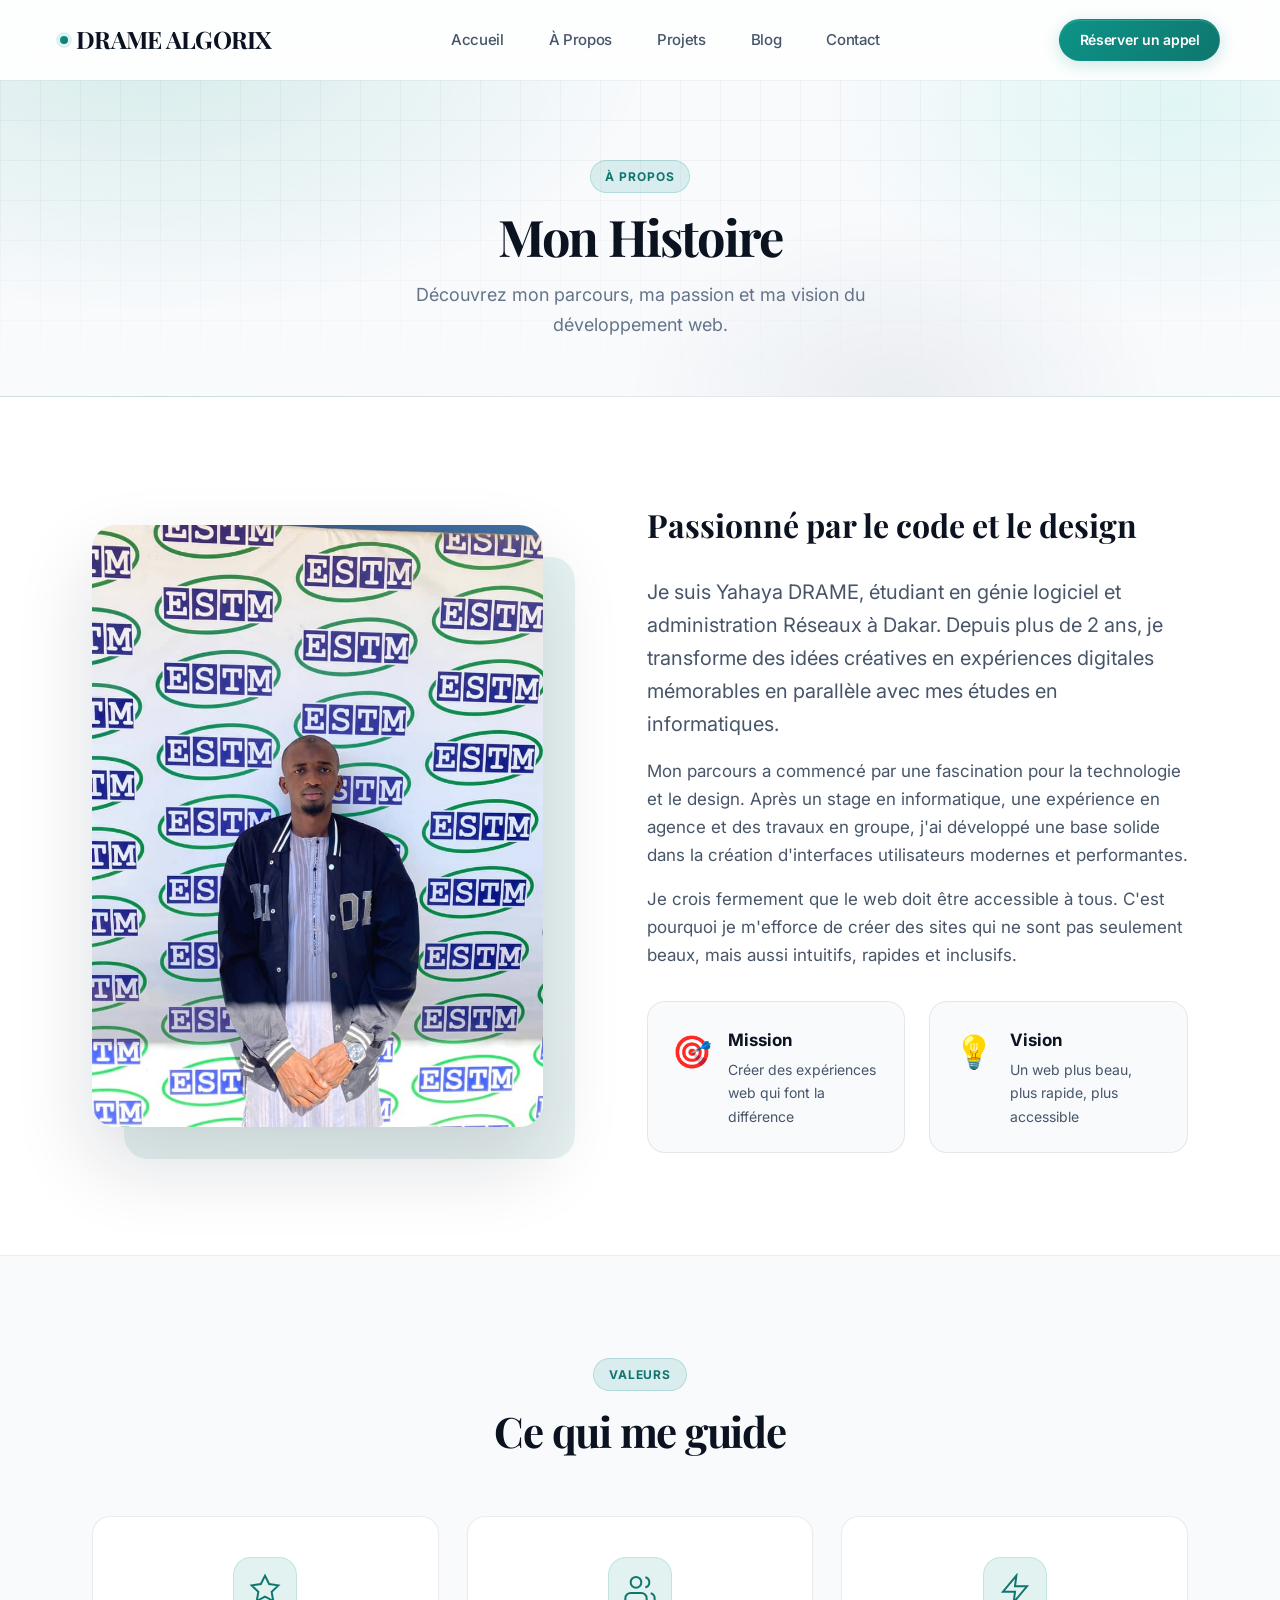
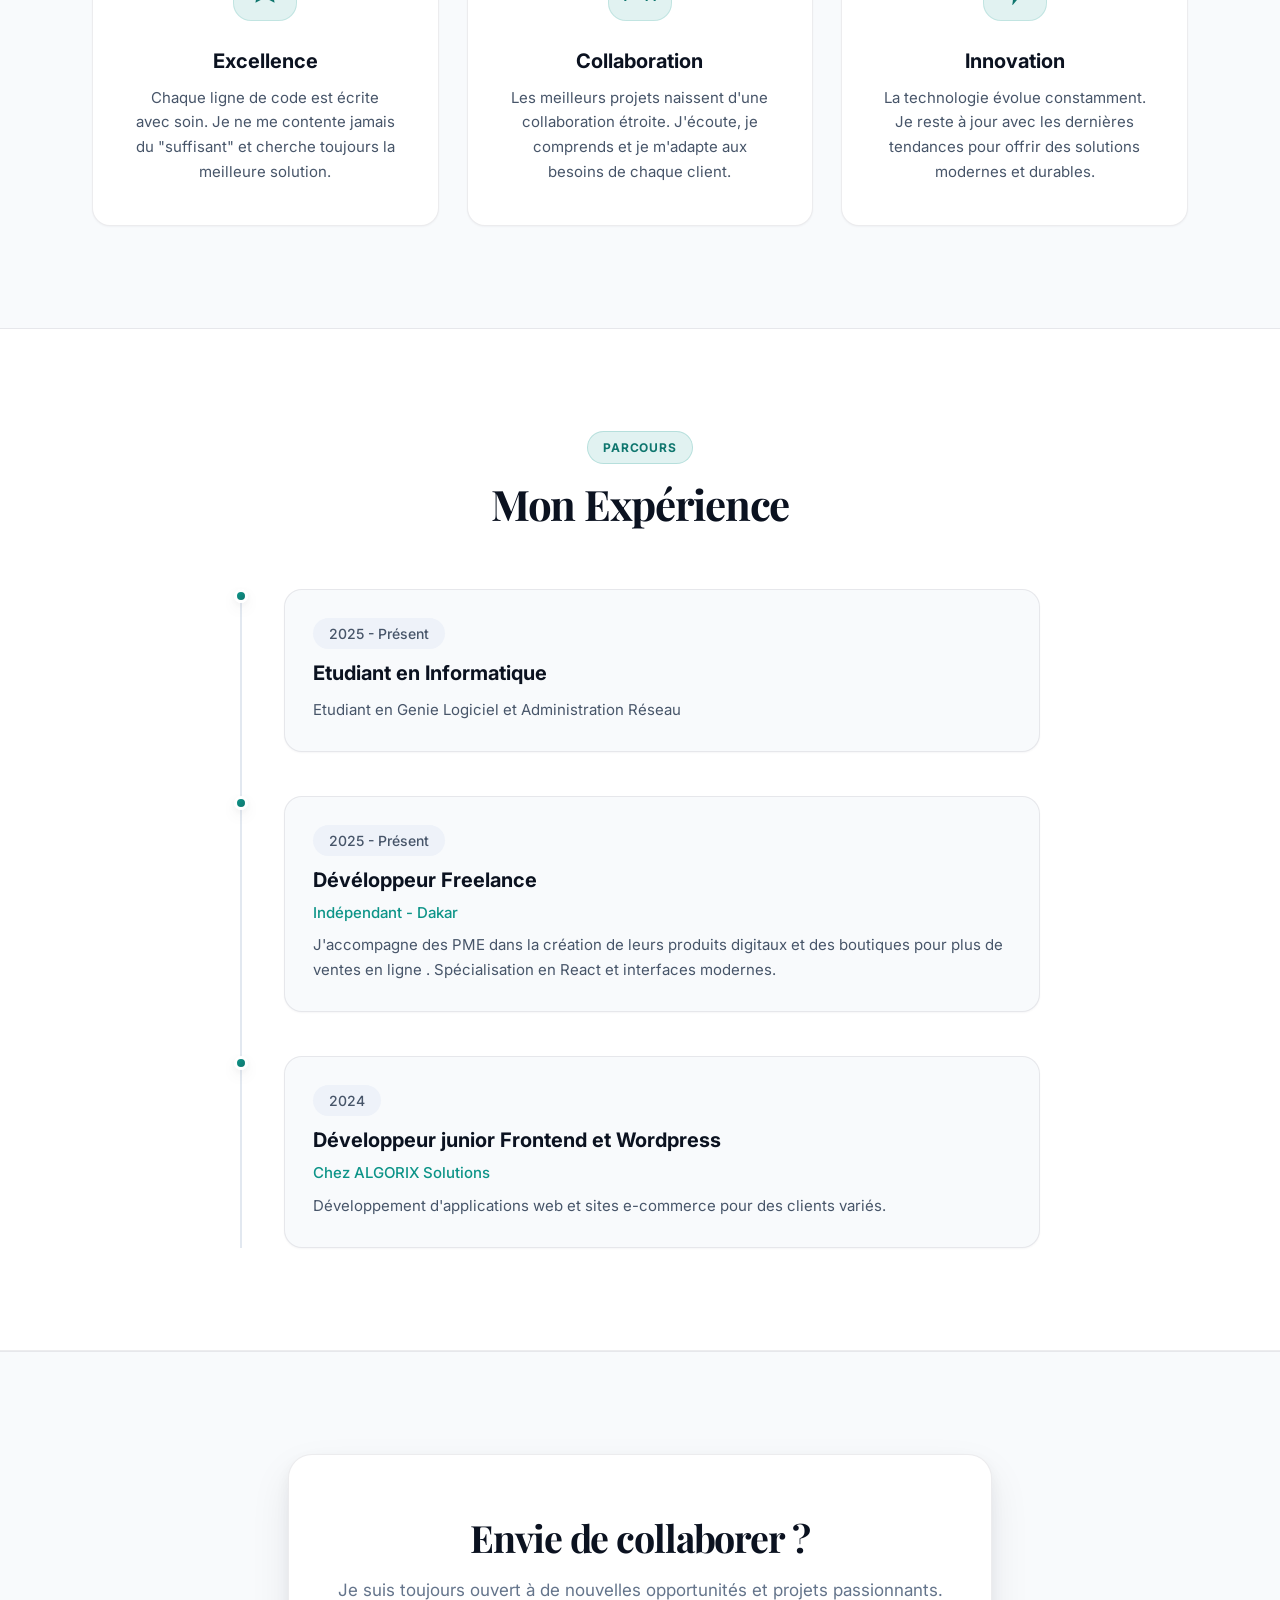
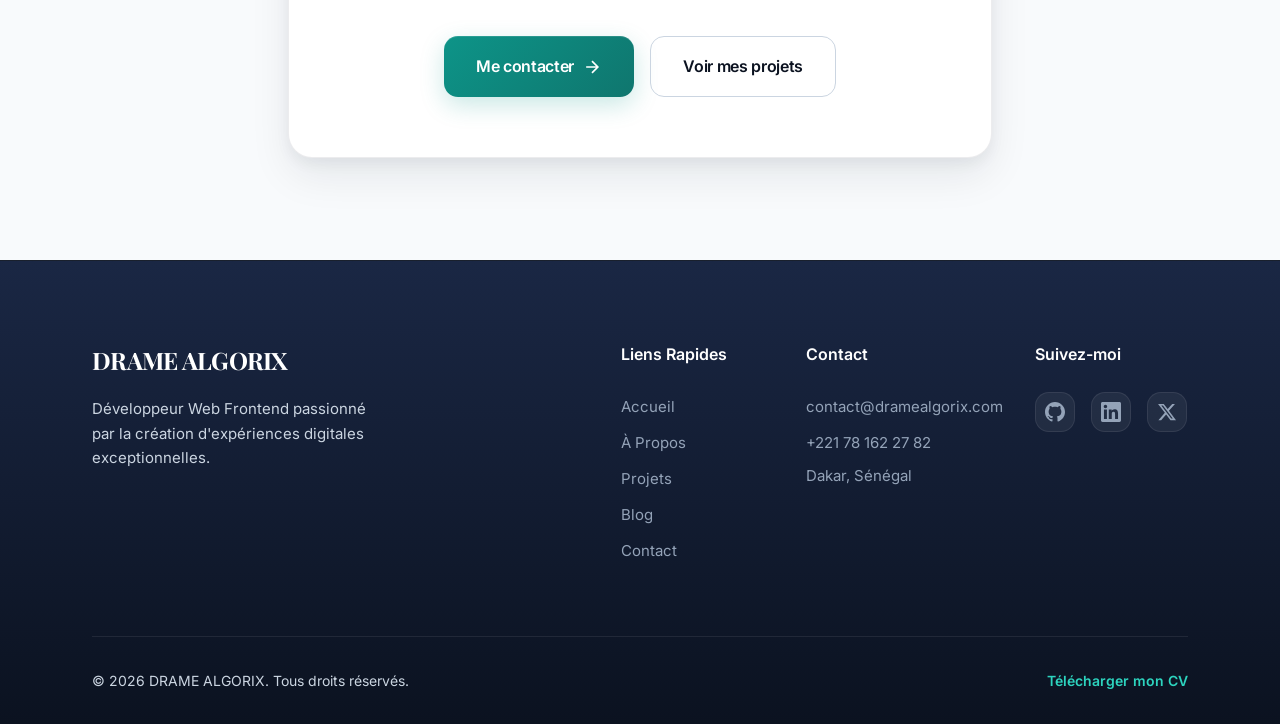
<file: pages/about.html>
<!DOCTYPE html>
<html lang="fr">
<head>
    <meta charset="UTF-8">
    <meta name="viewport" content="width=device-width, initial-scale=1.0">
    <meta name="description" content="À propos d'Alexandre Dupont - Développeur web frontend passionné">
    <title>À Propos | DRAME ALGORIX</title>
    <link rel="preconnect" href="https://fonts.googleapis.com">
    <link rel="preconnect" href="https://fonts.gstatic.com" crossorigin>
    <link href="https://fonts.googleapis.com/css2?family=Inter:wght@300;400;500;600;700;800&family=Playfair+Display:wght@600;700&display=swap" rel="stylesheet">
    <link rel="stylesheet" href="../css/style.css">

</head>
<body>
    <!-- Navigation -->
    <nav class="navbar" id="navbar" role="navigation" aria-label="Principale">
        <div class="container nav-container">
            <a href="../index.html" class="logo">
                <span class="logo-text">DRAME ALGORIX</span>
            </a>
            <ul class="nav-menu" id="nav-menu">
                <li><a href="../index.html" class="nav-link">Accueil</a></li>
                <li><a href="about.html" class="nav-link active">À Propos</a></li>
                <li><a href="projects.html" class="nav-link">Projets</a></li>
                <li><a href="blog.html" class="nav-link">Blog</a></li>
                <li><a href="contact.html" class="nav-link">Contact</a></li>
                <li class="nav-item-cta">
                    <!--Lien vers prise de rdv-->
                    <a href="https://calendly.com/yahayadrame21/30min" class="nav-cta nav-cta--mobile" target="_blank" rel="noopener noreferrer">Réserver un appel</a>
                </li>
            </ul>
            <div class="nav-actions">
                <a href="https://calendly.com/yahayadrame21/30min" class="nav-cta nav-cta--desktop" target="_blank" rel="noopener noreferrer">Réserver un appel</a>
                <button type="button" class="nav-toggle" id="nav-toggle" aria-label="Ouvrir le menu" aria-expanded="false" aria-controls="nav-menu">
                    <span class="hamburger" aria-hidden="true"></span>
                </button>
            </div>
        </div>
    </nav>

    <!-- Page Header -->
    <header class="page-header">
        <div class="container">
            <span class="page-badge animate-fade-in">À Propos</span>
            <h1 class="page-title animate-fade-in-up">Mon Histoire</h1>
            <p class="page-subtitle animate-fade-in-up delay-1">
                Découvrez mon parcours, ma passion et ma vision du développement web.
            </p>
        </div>
    </header>

    <!-- About Intro Section -->
    <section class="about-intro">
        <div class="container">
            <div class="about-grid">
                <div class="about-image-container" data-animate>
                    <div class="about-image-wrapper">
                        <img src="../images/WhatsApp Image 2026-04-06 at 15.59.02.jpeg" alt="DRAME Yahaya">
                        <div class="about-image-decoration"></div>
                    </div>
                </div>
                <div class="about-text" data-animate>
                    <h2 class="about-heading">Passionné par le code et le design</h2>
                    <p class="about-lead">
                        Je suis Yahaya DRAME, étudiant en génie logiciel et administration Réseaux à Dakar. Depuis plus de 2 ans, 
                        je transforme des idées créatives en expériences digitales mémorables en parallèle avec mes études en informatiques.
                    </p>
                    <p>
                        Mon parcours a commencé par une fascination pour la technologie et le design. 
                        Après un stage en informatique, une expérience en agence et des travaux en groupe, 
                        j'ai développé une base solide dans la création d'interfaces utilisateurs 
                        modernes et performantes.
                    </p>
                    <p>
                        Je crois fermement que le web doit être accessible à tous. C'est pourquoi je m'efforce 
                        de créer des sites qui ne sont pas seulement beaux, mais aussi intuitifs, rapides 
                        et inclusifs.
                    </p>
                    <div class="about-highlights">
                        <div class="highlight-item">
                            <span class="highlight-icon">🎯</span>
                            <div class="highlight-content">
                                <h4>Mission</h4>
                                <p>Créer des expériences web qui font la différence</p>
                            </div>
                        </div>
                        <div class="highlight-item">
                            <span class="highlight-icon">💡</span>
                            <div class="highlight-content">
                                <h4>Vision</h4>
                                <p>Un web plus beau, plus rapide, plus accessible</p>
                            </div>
                        </div>
                    </div>
                </div>
            </div>
        </div>
    </section>

    <!-- Values Section -->
    <section class="values-section">
        <div class="container">
            <div class="section-header">
                <span class="section-badge">Valeurs</span>
                <h2 class="section-title">Ce qui me guide</h2>
            </div>
            <div class="values-grid">
                <div class="value-card" data-animate>
                    <div class="value-icon">
                        <svg width="32" height="32" viewBox="0 0 24 24" fill="none" stroke="currentColor" stroke-width="1.5">
                            <path d="M12 2l3.09 6.26L22 9.27l-5 4.87 1.18 6.88L12 17.77l-6.18 3.25L7 14.14 2 9.27l6.91-1.01L12 2z"/>
                        </svg>
                    </div>
                    <h3 class="value-title">Excellence</h3>
                    <p class="value-description">
                        Chaque ligne de code est écrite avec soin. Je ne me contente jamais du "suffisant" 
                        et cherche toujours la meilleure solution.
                    </p>
                </div>
                <div class="value-card" data-animate>
                    <div class="value-icon">
                        <svg width="32" height="32" viewBox="0 0 24 24" fill="none" stroke="currentColor" stroke-width="1.5">
                            <path d="M17 21v-2a4 4 0 00-4-4H5a4 4 0 00-4 4v2"/>
                            <circle cx="9" cy="7" r="4"/>
                            <path d="M23 21v-2a4 4 0 00-3-3.87M16 3.13a4 4 0 010 7.75"/>
                        </svg>
                    </div>
                    <h3 class="value-title">Collaboration</h3>
                    <p class="value-description">
                        Les meilleurs projets naissent d'une collaboration étroite. J'écoute, 
                        je comprends et je m'adapte aux besoins de chaque client.
                    </p>
                </div>
                <div class="value-card" data-animate>
                    <div class="value-icon">
                        <svg width="32" height="32" viewBox="0 0 24 24" fill="none" stroke="currentColor" stroke-width="1.5">
                            <path d="M13 2L3 14h9l-1 8 10-12h-9l1-8z"/>
                        </svg>
                    </div>
                    <h3 class="value-title">Innovation</h3>
                    <p class="value-description">
                        La technologie évolue constamment. Je reste à jour avec les dernières 
                        tendances pour offrir des solutions modernes et durables.
                    </p>
                </div>
            </div>
        </div>
    </section>

    <!-- Timeline Section -->
    <section class="timeline-section">
        <div class="container">
            <div class="section-header">
                <span class="section-badge">Parcours</span>
                <h2 class="section-title">Mon Expérience</h2>
            </div>
            <div class="timeline">
                <div class="timeline-item" data-animate>
                    <div class="timeline-marker"></div>
                    <div class="timeline-content">
                        <span class="timeline-date">2025 - Présent</span>
                        <h3 class="timeline-title">Etudiant en Informatique</h3>
                        <p class="timeline-company"></p>
                        <p class="timeline-description">
                            Etudiant en Genie Logiciel et Administration Réseau
                        </p>
                    </div>
                </div>
                <div class="timeline-item" data-animate>
                    <div class="timeline-marker"></div>
                    <div class="timeline-content">
                        <span class="timeline-date">2025 - Présent</span>
                        <h3 class="timeline-title">Dévéloppeur Freelance</h3>
                        <p class="timeline-company">Indépendant - Dakar</p>
                        <p class="timeline-description">
                            J'accompagne des PME dans la création de leurs produits digitaux et des boutiques pour plus de ventes en ligne . 
                            Spécialisation en React et interfaces modernes.
                        </p>
                    </div>
                </div>
                <div class="timeline-item" data-animate>
                    <div class="timeline-marker"></div>
                    <div class="timeline-content">
                        <span class="timeline-date">2024</span>
                        <h3 class="timeline-title">Développeur junior Frontend et Wordpress</h3>
                        <p class="timeline-company">Chez ALGORIX Solutions</p>
                        <p class="timeline-description">
                            Développement d'applications web et sites e-commerce pour des clients 
                            variés.
                        </p>
                    </div>
                </div>
                
            </div>
        </div>
    </section>

    <!-- CTA Section -->
    <section class="cta-section">
        <div class="container">
            <div class="cta-content" data-animate>
                <h2 class="cta-title">Envie de collaborer ?</h2>
                <p class="cta-description">
                    Je suis toujours ouvert à de nouvelles opportunités et projets passionnants.
                </p>
                <div class="cta-buttons">
                    <a href="contact.html" class="btn btn-primary btn-large">
                        <span>Me contacter</span>
                        <svg width="20" height="20" viewBox="0 0 24 24" fill="none" stroke="currentColor" stroke-width="2">
                            <path d="M5 12h14M12 5l7 7-7 7"/>
                        </svg>
                    </a>
                    <a href="projects.html" class="btn btn-outline btn-large">Voir mes projets</a>
                </div>
            </div>
        </div>
    </section>

    <!-- Footer -->
    <footer class="footer">
        <div class="container">
            <div class="footer-content">
                <div class="footer-brand">
                    <a href="../index.html" class="logo">
                        <span class="logo-text">DRAME ALGORIX</span>
                    </a>
                    <p class="footer-tagline">Développeur Web Frontend passionné par la création d'expériences digitales exceptionnelles.</p>
                </div>
                <div class="footer-links">
                    <div class="footer-column">
                        <h4>Liens Rapides</h4>
                        <ul>
                            <li><a href="../index.html">Accueil</a></li>
                            <li><a href="about.html">À Propos</a></li>
                            <li><a href="projects.html">Projets</a></li>
                            <li><a href="blog.html">Blog</a></li>
                            <li><a href="contact.html">Contact</a></li>
                        </ul>
                    </div>
                    <div class="footer-column">
                        <h4>Contact</h4>
                        <ul>
                            <li><a href="mailto:contact@dramealgorix.com">contact@dramealgorix.com</a></li>
                            <li><a href="tel:+221781622782">+221 78 162 27 82</a></li>
                            <li>Dakar, Sénégal</li>
                        </ul>
                    </div>
                    <div class="footer-column">
                        <h4>Suivez-moi</h4>
                        <div class="footer-social">
                            <a href="https://github.com" target="_blank" rel="noopener" aria-label="GitHub">
                                <svg width="20" height="20" viewBox="0 0 24 24" fill="currentColor">
                                    <path d="M12 0c-6.626 0-12 5.373-12 12 0 5.302 3.438 9.8 8.207 11.387.599.111.793-.261.793-.577v-2.234c-3.338.726-4.033-1.416-4.033-1.416-.546-1.387-1.333-1.756-1.333-1.756-1.089-.745.083-.729.083-.729 1.205.084 1.839 1.237 1.839 1.237 1.07 1.834 2.807 1.304 3.492.997.107-.775.418-1.305.762-1.604-2.665-.305-5.467-1.334-5.467-5.931 0-1.311.469-2.381 1.236-3.221-.124-.303-.535-1.524.117-3.176 0 0 1.008-.322 3.301 1.23.957-.266 1.983-.399 3.003-.404 1.02.005 2.047.138 3.006.404 2.291-1.552 3.297-1.23 3.297-1.23.653 1.653.242 2.874.118 3.176.77.84 1.235 1.911 1.235 3.221 0 4.609-2.807 5.624-5.479 5.921.43.372.823 1.102.823 2.222v3.293c0 .319.192.694.801.576 4.765-1.589 8.199-6.086 8.199-11.386 0-6.627-5.373-12-12-12z"/>
                                </svg>
                            </a>
                            <a href="https://linkedin.com" target="_blank" rel="noopener" aria-label="LinkedIn">
                                <svg width="20" height="20" viewBox="0 0 24 24" fill="currentColor">
                                    <path d="M20.447 20.452h-3.554v-5.569c0-1.328-.027-3.037-1.852-3.037-1.853 0-2.136 1.445-2.136 2.939v5.667H9.351V9h3.414v1.561h.046c.477-.9 1.637-1.85 3.37-1.85 3.601 0 4.267 2.37 4.267 5.455v6.286zM5.337 7.433c-1.144 0-2.063-.926-2.063-2.065 0-1.138.92-2.063 2.063-2.063 1.14 0 2.064.925 2.064 2.063 0 1.139-.925 2.065-2.064 2.065zm1.782 13.019H3.555V9h3.564v11.452zM22.225 0H1.771C.792 0 0 .774 0 1.729v20.542C0 23.227.792 24 1.771 24h20.451C23.2 24 24 23.227 24 22.271V1.729C24 .774 23.2 0 22.222 0h.003z"/>
                                </svg>
                            </a>
                            <a href="https://twitter.com" target="_blank" rel="noopener" aria-label="Twitter">
                                <svg width="20" height="20" viewBox="0 0 24 24" fill="currentColor">
                                    <path d="M18.244 2.25h3.308l-7.227 8.26 8.502 11.24H16.17l-5.214-6.817L4.99 21.75H1.68l7.73-8.835L1.254 2.25H8.08l4.713 6.231zm-1.161 17.52h1.833L7.084 4.126H5.117z"/>
                                </svg>
                            </a>
                        </div>
                    </div>
                </div>
            </div>
            <div class="footer-bottom">
                <p>&copy; 2026 DRAME ALGORIX. Tous droits réservés.</p>
                <a href="https://drive.google.com/file/d/1IYiq5hnFpl_rKLBDL0pR4NJHMQWqo3rx/view?usp=drive_link" class="cv-link">Télécharger mon CV</a>
            </div>
        </div>
    </footer>

    <script src="../js/script.js"></script>
</body>
</html>
</file>
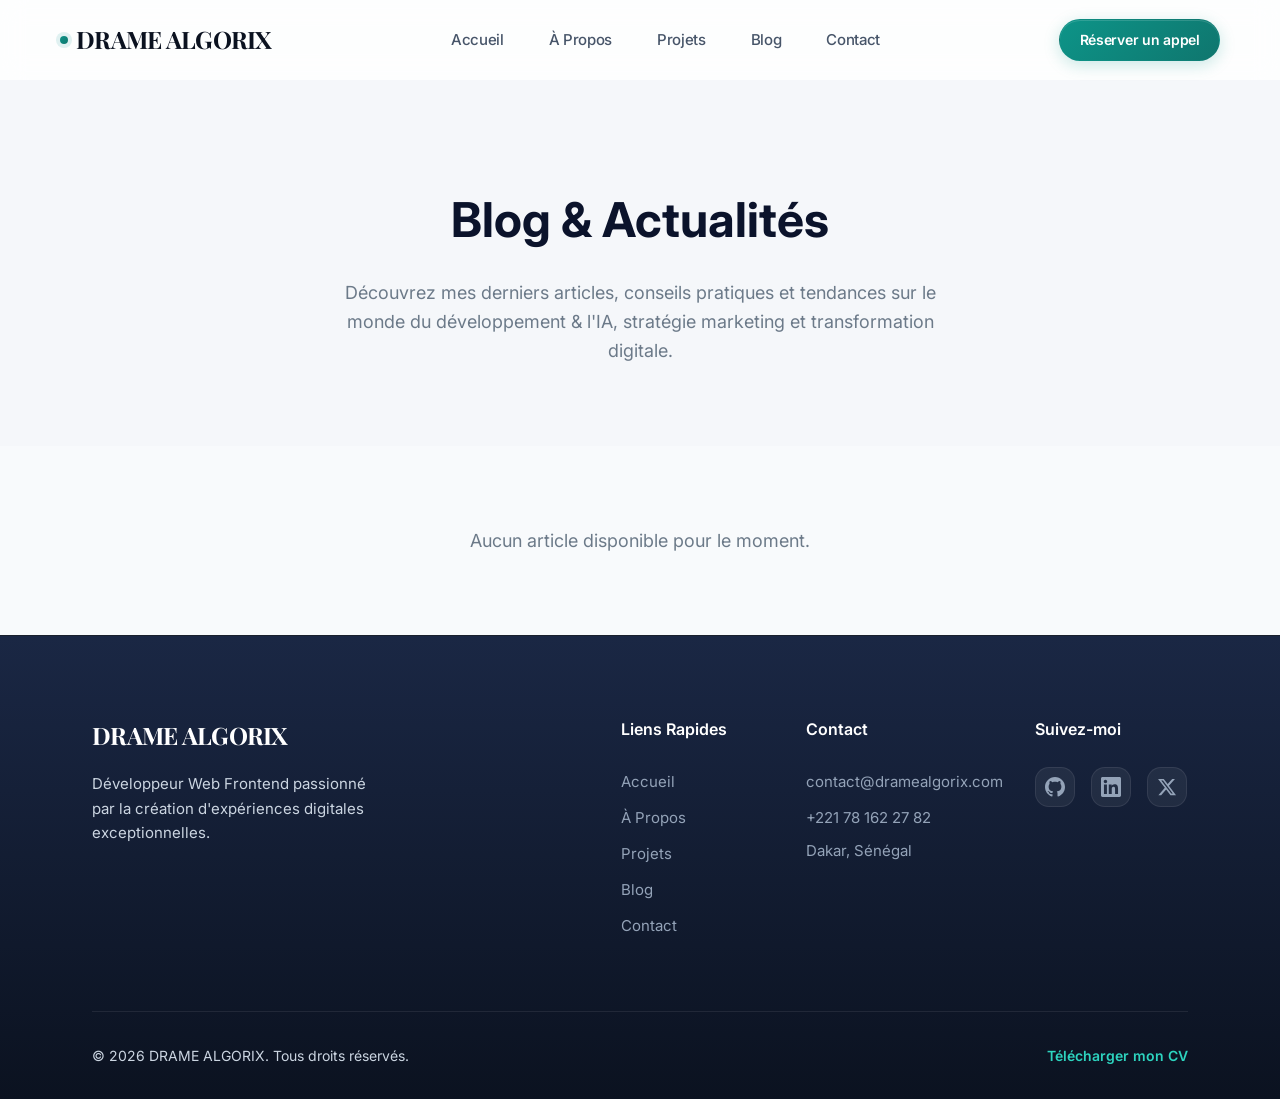
<file: pages/blog.html>
<!DOCTYPE html>
<html lang="fr">
<head>
    <meta charset="UTF-8">
    <meta name="viewport" content="width=device-width, initial-scale=1.0">
    <meta name="description" content="Portfolio de développeur web frontend - Création de sites web modernes et performants">
    <title>DRAME ALGORIX| Développeur Web Frontend</title>
    <link rel="preconnect" href="https://fonts.googleapis.com">
    <link rel="preconnect" href="https://fonts.gstatic.com" crossorigin>
    <link href="https://fonts.googleapis.com/css2?family=Inter:wght@300;400;500;600;700;800&family=Playfair+Display:wght@600;700&display=swap" rel="stylesheet">
    <link rel="stylesheet" href="../css/style.css">

</head>
<body>
    <!-- Navigation -->
    <nav class="navbar" id="navbar" role="navigation" aria-label="Principale">
        <div class="container nav-container">
            <a href="../index.html" class="logo">
                <span class="logo-text">DRAME ALGORIX</span>
            </a>
            <ul class="nav-menu" id="nav-menu">
                <li><a href="../index.html" class="nav-link active">Accueil</a></li>
                <li><a href="about.html" class="nav-link">À Propos</a></li>
                <li><a href="projects.html" class="nav-link">Projets</a></li>
                <li><a href="blog.html" class="nav-link">Blog</a></li>
                <li><a href="contact.html" class="nav-link">Contact</a></li>
                <li class="nav-item-cta">
                    <!-- Mon lien Calendly pour prise de rendez-vous (Planifier un appel) --> 
                    <a href="https://calendly.com/yahayadrame21/30min" class="nav-cta nav-cta--mobile" target="_blank" rel="noopener noreferrer">Réserver un appel</a>
                </li>
            </ul>
            <div class="nav-actions">
                <a href="https://calendly.com/yahayadrame21/30min" class="nav-cta nav-cta--desktop" target="_blank" rel="noopener noreferrer">Réserver un appel</a>
                <button type="button" class="nav-toggle" id="nav-toggle" aria-label="Ouvrir le menu" aria-expanded="false" aria-controls="nav-menu">
                    <span class="hamburger" aria-hidden="true"></span>
                </button>
            </div>
        </div>
    </nav>

<!--Hero section de la page blog & Actualités-->
    <section class="blog-hero">
        <div class="container">
            <h1>Blog & Actualités</h1>
            <p>
                Découvrez mes derniers articles, conseils pratiques et tendances 
                sur le monde du développement & l'IA, stratégie marketing et transformation digitale.
            </p>
        </div>
    </section>
    
    <section class="blog-empty">
        <div class="container">
            <p>Aucun article disponible pour le moment.</p>
        </div>
    </section>

   
    <!-- Footer -->
    <footer class="footer">
        <div class="container">
            <div class="footer-content">
                <div class="footer-brand">
                    <a href="../index.html" class="logo">
                        <span class="logo-text">DRAME ALGORIX</span>
                    </a>
                    <p class="footer-tagline">Développeur Web Frontend passionné par la création d'expériences digitales exceptionnelles.</p>
                </div>
                <div class="footer-links">
                    <div class="footer-column">
                        <h4>Liens Rapides</h4>
                        <ul>
                            <li><a href="../index.html">Accueil</a></li>
                            <li><a href="about.html">À Propos</a></li>
                            <li><a href="projects.html">Projets</a></li>
                            <li><a href="blog.html">Blog</a></li>
                            <li><a href="contact.html">Contact</a></li>
                        </ul>
                    </div>
                    <div class="footer-column">
                        <h4>Contact</h4>
                        <ul>
                            <li><a href="mailto:contact@dramealgorix.com">contact@dramealgorix.com</a></li>
                            <li><a href="tel:+221781622782">+221 78 162 27 82</a></li>
                            <li>Dakar, Sénégal</li>
                        </ul>
                    </div>
                    <div class="footer-column">
                        <h4>Suivez-moi</h4>
                        <div class="footer-social">
                            <a href="https://github.com" target="_blank" rel="noopener" aria-label="GitHub">
                                <svg width="20" height="20" viewBox="0 0 24 24" fill="currentColor">
                                    <path d="M12 0c-6.626 0-12 5.373-12 12 0 5.302 3.438 9.8 8.207 11.387.599.111.793-.261.793-.577v-2.234c-3.338.726-4.033-1.416-4.033-1.416-.546-1.387-1.333-1.756-1.333-1.756-1.089-.745.083-.729.083-.729 1.205.084 1.839 1.237 1.839 1.237 1.07 1.834 2.807 1.304 3.492.997.107-.775.418-1.305.762-1.604-2.665-.305-5.467-1.334-5.467-5.931 0-1.311.469-2.381 1.236-3.221-.124-.303-.535-1.524.117-3.176 0 0 1.008-.322 3.301 1.23.957-.266 1.983-.399 3.003-.404 1.02.005 2.047.138 3.006.404 2.291-1.552 3.297-1.23 3.297-1.23.653 1.653.242 2.874.118 3.176.77.84 1.235 1.911 1.235 3.221 0 4.609-2.807 5.624-5.479 5.921.43.372.823 1.102.823 2.222v3.293c0 .319.192.694.801.576 4.765-1.589 8.199-6.086 8.199-11.386 0-6.627-5.373-12-12-12z"/>
                                </svg>
                            </a>
                            <a href="https://linkedin.com" target="_blank" rel="noopener" aria-label="LinkedIn">
                                <svg width="20" height="20" viewBox="0 0 24 24" fill="currentColor">
                                    <path d="M20.447 20.452h-3.554v-5.569c0-1.328-.027-3.037-1.852-3.037-1.853 0-2.136 1.445-2.136 2.939v5.667H9.351V9h3.414v1.561h.046c.477-.9 1.637-1.85 3.37-1.85 3.601 0 4.267 2.37 4.267 5.455v6.286zM5.337 7.433c-1.144 0-2.063-.926-2.063-2.065 0-1.138.92-2.063 2.063-2.063 1.14 0 2.064.925 2.064 2.063 0 1.139-.925 2.065-2.064 2.065zm1.782 13.019H3.555V9h3.564v11.452zM22.225 0H1.771C.792 0 0 .774 0 1.729v20.542C0 23.227.792 24 1.771 24h20.451C23.2 24 24 23.227 24 22.271V1.729C24 .774 23.2 0 22.222 0h.003z"/>
                                </svg>
                            </a>
                            <a href="https://twitter.com" target="_blank" rel="noopener" aria-label="Twitter">
                                <svg width="20" height="20" viewBox="0 0 24 24" fill="currentColor">
                                    <path d="M18.244 2.25h3.308l-7.227 8.26 8.502 11.24H16.17l-5.214-6.817L4.99 21.75H1.68l7.73-8.835L1.254 2.25H8.08l4.713 6.231zm-1.161 17.52h1.833L7.084 4.126H5.117z"/>
                                </svg>
                            </a>
                        </div>
                    </div>
                </div>
            </div>
            <div class="footer-bottom">
                <p>&copy; 2026 DRAME ALGORIX. Tous droits réservés.</p>
                <a href="https://drive.google.com/file/d/1IYiq5hnFpl_rKLBDL0pR4NJHMQWqo3rx/view?usp=drive_link" class="cv-link">Télécharger mon CV</a>
            </div>
        </div>
    </footer>
    
</body>
</html>
</file>
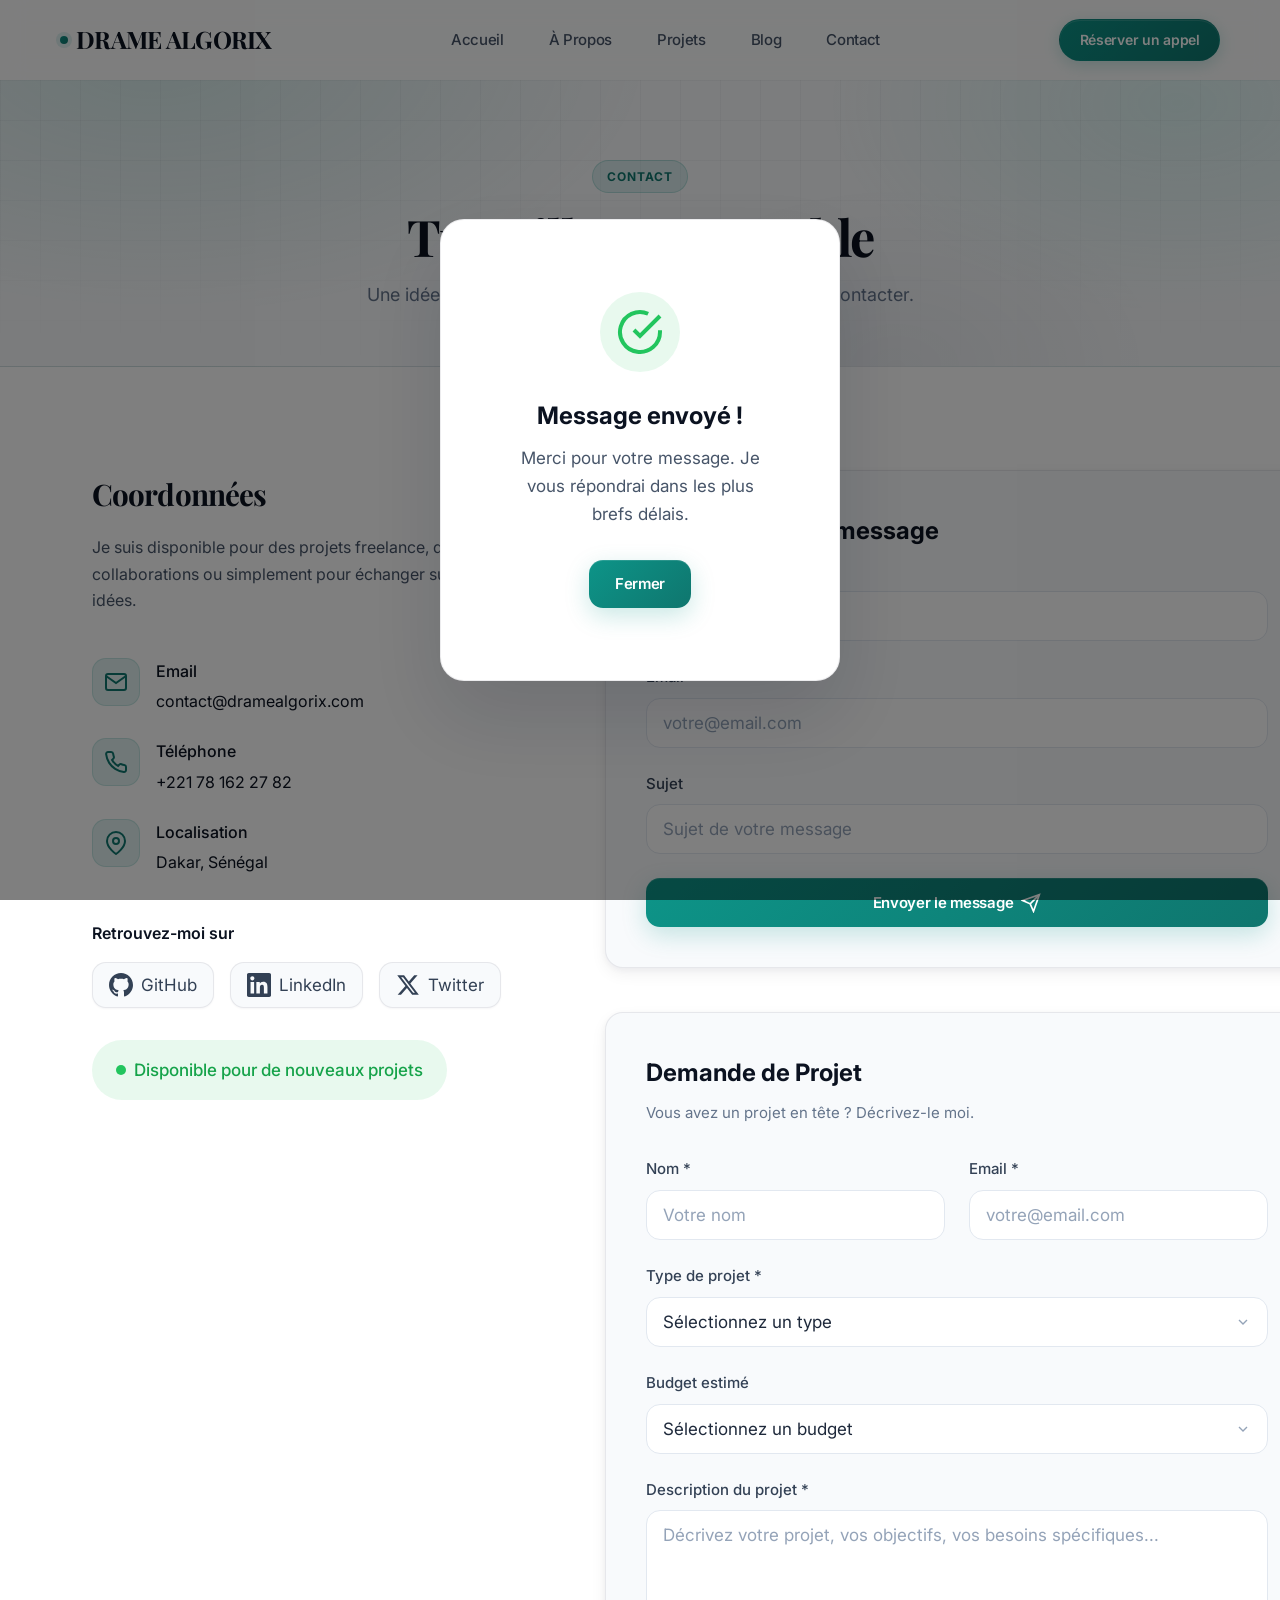
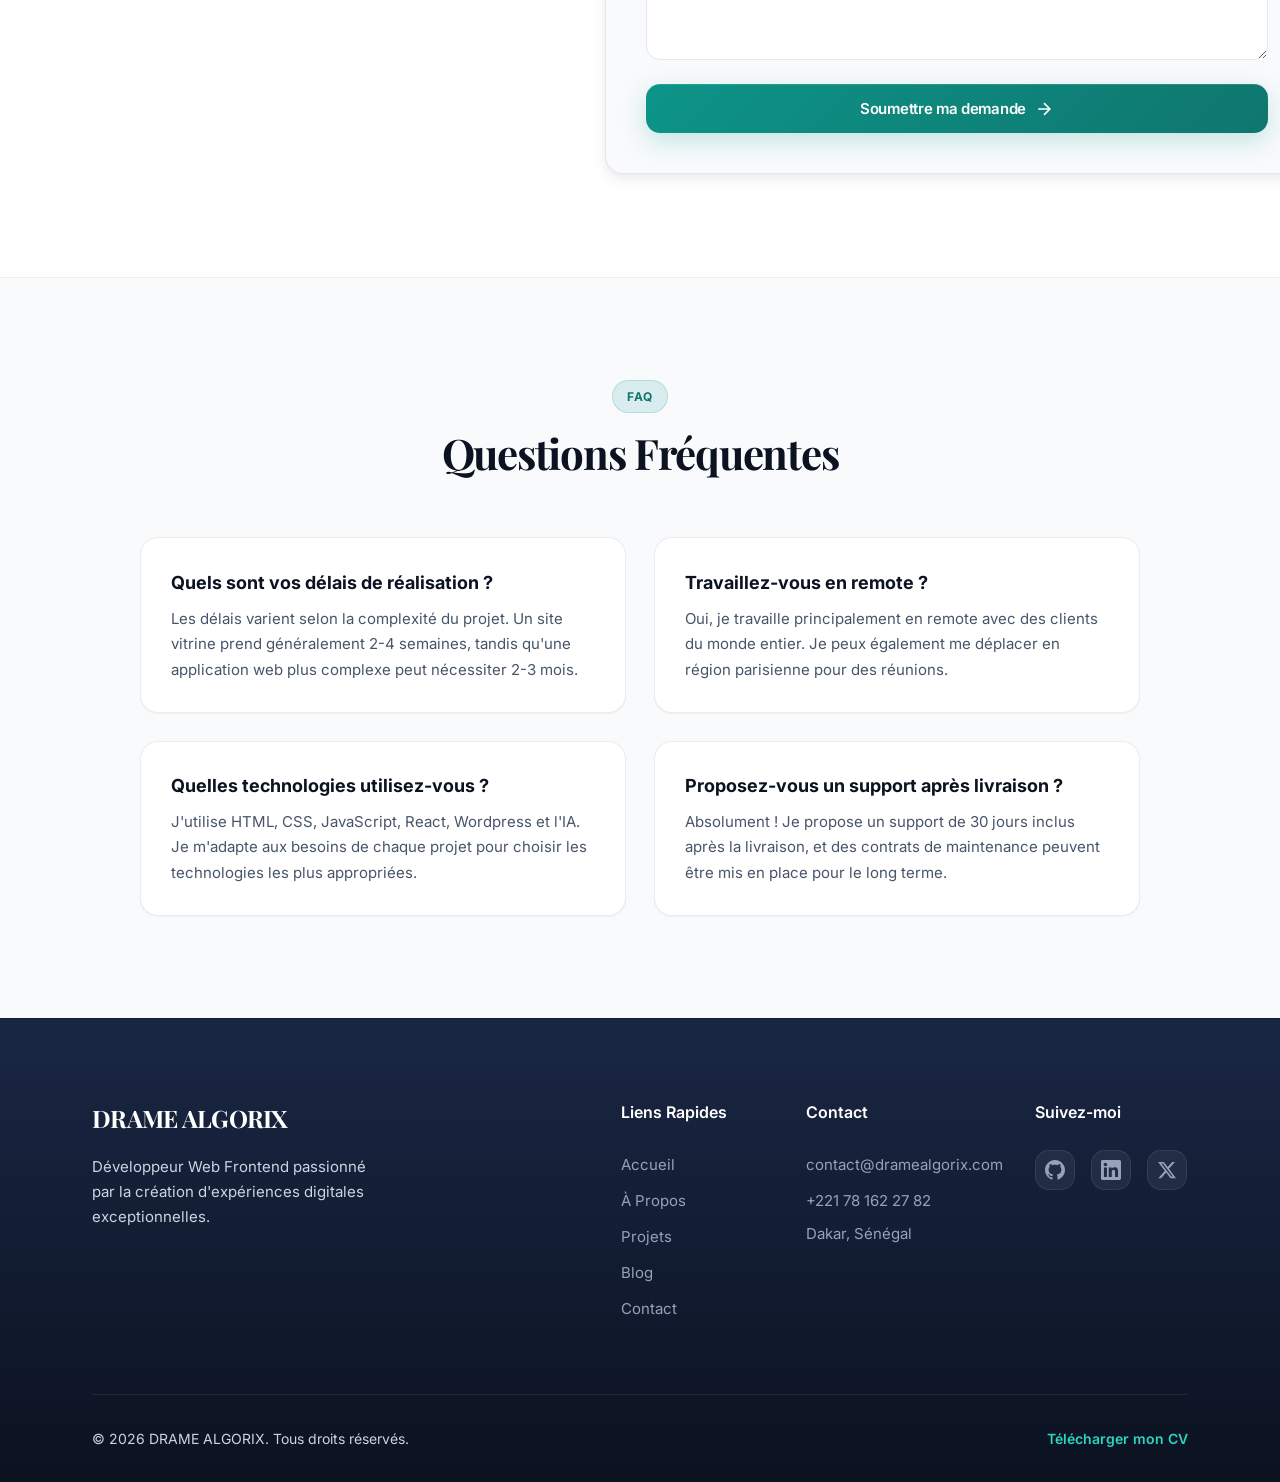
<file: pages/contact.html>
<!DOCTYPE html>
<html lang="fr">
<head>
    <meta charset="UTF-8">
    <meta name="viewport" content="width=device-width, initial-scale=1.0">
    <meta name="description" content="Contactez Alexandre Dupont - Développeur web frontend pour vos projets">
    <title>Contact | DRAME ALGORIX</title>
    <link rel="preconnect" href="https://fonts.googleapis.com">
    <link rel="preconnect" href="https://fonts.gstatic.com" crossorigin>
    <link href="https://fonts.googleapis.com/css2?family=Inter:wght@300;400;500;600;700;800&family=Playfair+Display:wght@600;700&display=swap" rel="stylesheet">
    <link rel="stylesheet" href="../css/style.css">

</head>
<body>
    <!-- Navigation -->
    <nav class="navbar" id="navbar" role="navigation" aria-label="Principale">
        <div class="container nav-container">
            <a href="../index.html" class="logo">
                <span class="logo-text">DRAME ALGORIX</span>
            </a>
            <ul class="nav-menu" id="nav-menu">
                <li><a href="../index.html" class="nav-link">Accueil</a></li>
                <li><a href="about.html" class="nav-link">À Propos</a></li>
                <li><a href="projects.html" class="nav-link">Projets</a></li>
                <li><a href="blog.html" class="nav-link">Blog</a></li>
                <li><a href="contact.html" class="nav-link active">Contact</a></li>
                <li class="nav-item-cta">
                    <a href="https://calendly.com/yahayadrame21/30min" class="nav-cta nav-cta--mobile" target="_blank" rel="noopener noreferrer">Réserver un appel</a>
                </li>
            </ul>
            <div class="nav-actions">
                <a href="https://calendly.com/yahayadrame21/30min" class="nav-cta nav-cta--desktop" target="_blank" rel="noopener noreferrer">Réserver un appel</a>
                <button type="button" class="nav-toggle" id="nav-toggle" aria-label="Ouvrir le menu" aria-expanded="false" aria-controls="nav-menu">
                    <span class="hamburger" aria-hidden="true"></span>
                </button>
            </div>
        </div>
    </nav>

    <!-- Page Header -->
    <header class="page-header">
        <div class="container">
            <span class="page-badge animate-fade-in">Contact</span>
            <h1 class="page-title animate-fade-in-up">Travaillons Ensemble</h1>
            <p class="page-subtitle animate-fade-in-up delay-1">
                Une idée de projet ? Une question ? N&apos;hésitez pas à me contacter.
            </p>
        </div>
    </header>

    <!-- Contact Section -->
    <section class="contact-section">
        <div class="container">
            <div class="contact-grid">
                <!-- Contact Info -->
                <div class="contact-info" data-animate>
                    <h2 class="contact-info-title">Coordonnées</h2>
                    <p class="contact-info-description">
                        Je suis disponible pour des projets freelance, des collaborations 
                        ou simplement pour échanger sur vos idées.
                    </p>

                    <div class="contact-details">
                        <div class="contact-item">
                            <div class="contact-icon">
                                <svg width="24" height="24" viewBox="0 0 24 24" fill="none" stroke="currentColor" stroke-width="2">
                                    <rect x="2" y="4" width="20" height="16" rx="2"/>
                                    <path d="M22 6l-10 7L2 6"/>
                                </svg>
                            </div>
                            <div class="contact-text">
                                <span class="contact-label">Email</span>
                                <a href="mailto:contact@dramealgorix.com">contact@dramealgorix.com</a>
                            </div>
                        </div>
                        <div class="contact-item">
                            <div class="contact-icon">
                                <svg width="24" height="24" viewBox="0 0 24 24" fill="none" stroke="currentColor" stroke-width="2">
                                    <path d="M22 16.92v3a2 2 0 01-2.18 2 19.79 19.79 0 01-8.63-3.07 19.5 19.5 0 01-6-6 19.79 19.79 0 01-3.07-8.67A2 2 0 014.11 2h3a2 2 0 012 1.72 12.84 12.84 0 00.7 2.81 2 2 0 01-.45 2.11L8.09 9.91a16 16 0 006 6l1.27-1.27a2 2 0 012.11-.45 12.84 12.84 0 002.81.7A2 2 0 0122 16.92z"/>
                                </svg>
                            </div>
                            <div class="contact-text">
                                <span class="contact-label">Téléphone</span>
                                <a href="tel:+221781622782">+221 78 162 27 82</a>
                            </div>
                        </div>
                        <div class="contact-item">
                            <div class="contact-icon">
                                <svg width="24" height="24" viewBox="0 0 24 24" fill="none" stroke="currentColor" stroke-width="2">
                                    <path d="M21 10c0 7-9 13-9 13s-9-6-9-13a9 9 0 0118 0z"/>
                                    <circle cx="12" cy="10" r="3"/>
                                </svg>
                            </div>
                            <div class="contact-text">
                                <span class="contact-label">Localisation</span>
                                <span>Dakar, Sénégal</span>
                            </div>
                        </div>
                    </div>

                    <div class="contact-social">
                        <h3>Retrouvez-moi sur</h3>
                        <div class="social-links-large">
                            <a href="https://github.com" target="_blank" rel="noopener" class="social-link-large" aria-label="GitHub">
                                <svg width="24" height="24" viewBox="0 0 24 24" fill="currentColor">
                                    <path d="M12 0c-6.626 0-12 5.373-12 12 0 5.302 3.438 9.8 8.207 11.387.599.111.793-.261.793-.577v-2.234c-3.338.726-4.033-1.416-4.033-1.416-.546-1.387-1.333-1.756-1.333-1.756-1.089-.745.083-.729.083-.729 1.205.084 1.839 1.237 1.839 1.237 1.07 1.834 2.807 1.304 3.492.997.107-.775.418-1.305.762-1.604-2.665-.305-5.467-1.334-5.467-5.931 0-1.311.469-2.381 1.236-3.221-.124-.303-.535-1.524.117-3.176 0 0 1.008-.322 3.301 1.23.957-.266 1.983-.399 3.003-.404 1.02.005 2.047.138 3.006.404 2.291-1.552 3.297-1.23 3.297-1.23.653 1.653.242 2.874.118 3.176.77.84 1.235 1.911 1.235 3.221 0 4.609-2.807 5.624-5.479 5.921.43.372.823 1.102.823 2.222v3.293c0 .319.192.694.801.576 4.765-1.589 8.199-6.086 8.199-11.386 0-6.627-5.373-12-12-12z"/>
                                </svg>
                                <span>GitHub</span>
                            </a>
                            <a href="https://linkedin.com" target="_blank" rel="noopener" class="social-link-large" aria-label="LinkedIn">
                                <svg width="24" height="24" viewBox="0 0 24 24" fill="currentColor">
                                    <path d="M20.447 20.452h-3.554v-5.569c0-1.328-.027-3.037-1.852-3.037-1.853 0-2.136 1.445-2.136 2.939v5.667H9.351V9h3.414v1.561h.046c.477-.9 1.637-1.85 3.37-1.85 3.601 0 4.267 2.37 4.267 5.455v6.286zM5.337 7.433c-1.144 0-2.063-.926-2.063-2.065 0-1.138.92-2.063 2.063-2.063 1.14 0 2.064.925 2.064 2.063 0 1.139-.925 2.065-2.064 2.065zm1.782 13.019H3.555V9h3.564v11.452zM22.225 0H1.771C.792 0 0 .774 0 1.729v20.542C0 23.227.792 24 1.771 24h20.451C23.2 24 24 23.227 24 22.271V1.729C24 .774 23.2 0 22.222 0h.003z"/>
                                </svg>
                                <span>LinkedIn</span>
                            </a>
                            <a href="https://twitter.com" target="_blank" rel="noopener" class="social-link-large" aria-label="Twitter">
                                <svg width="24" height="24" viewBox="0 0 24 24" fill="currentColor">
                                    <path d="M18.244 2.25h3.308l-7.227 8.26 8.502 11.24H16.17l-5.214-6.817L4.99 21.75H1.68l7.73-8.835L1.254 2.25H8.08l4.713 6.231zm-1.161 17.52h1.833L7.084 4.126H5.117z"/>
                                </svg>
                                <span>Twitter</span>
                            </a>
                        </div>
                    </div>

                    <div class="availability-badge">
                        <span class="status-dot"></span>
                        <span>Disponible pour de nouveaux projets</span>
                    </div>
                </div>

                <!-- Formulaire de contact -->
                <div class="contact-forms" data-animate>
                    <!-- Contact Form Rapide -->
                    <div class="form-card" id="contact-form-card">
                        <h3 class="form-title">Envoyez-moi un message</h3>
                        <form class="contact-form" id="contact-form">
                            <div class="form-group">
                                <label for="name">Nom complet *</label>
                                <input type="text" id="name" name="name" required placeholder="Votre nom">
                            </div>
                            <div class="form-group">
                                <label for="email">Email *</label>
                                <input type="email" id="email" name="email" required placeholder="votre@email.com">
                            </div>
                            <div class="form-group">
                                <label for="subject">Sujet</label>
                                <input type="text" id="subject" name="subject" placeholder="Sujet de votre message">
                            </div>
                
                            <button type="submit" class="btn btn-primary btn-full">
                                <span>Envoyer le message</span>
                                <svg width="20" height="20" viewBox="0 0 24 24" fill="none" stroke="currentColor" stroke-width="2">
                                    <path d="M22 2L11 13"/>
                                    <path d="M22 2l-7 20-4-9-9-4 20-7z"/>
                                </svg>
                            </button>
                        </form>
                    </div>

                    <!-- Soumettre Formulaire de contact projet -->
                    <div class="form-card" id="project-form-card">
                        <h3 class="form-title">Demande de Projet</h3>
                        <p class="form-subtitle">Vous avez un projet en tête ? Décrivez-le moi.</p>
                        <form class="contact-form" id="project-form">
                            <div class="form-row">
                                <div class="form-group">
                                    <label for="project-name">Nom *</label>
                                    <input type="text" id="project-name" name="name" required placeholder="Votre nom">
                                </div>
                                <div class="form-group">
                                    <label for="project-email">Email *</label>
                                    <input type="email" id="project-email" name="email" required placeholder="votre@email.com">
                                </div>
                            </div>
        
                            <div class="form-group">
                                <label for="project-type">Type de projet *</label>
                                <select id="project-type" name="project-type" required>
                                    <option value="">Sélectionnez un type</option>
                                    <option value="website">Site Web</option>
                                    <option value="webapp">Application Web</option>
                                    <option value="ecommerce">E-commerce</option>
                                    <option value="redesign">Refonte de site</option>
                                    <option value="redesign">Marketing digital</option>
                                    <option value="other">Autre</option>
                                </select>
                            </div>
                            <div class="form-group">
                                <label for="project-budget">Budget estimé</label>
                                <select id="project-budget" name="budget">
                                    <option value="">Sélectionnez un budget</option>
                                    <option value="small">Moins de 299 000 FCFA</option>
                                    <option value="medium">399 000 FCFA - 699 000FCFA</option>
                                    <option value="large">700 000 FCFA FCFA - 999 000 FCFA</option>
                                    <option value="xlarge">Plus de 1 000 000 FCFA</option>
                                </select>
                            </div>
                            <div class="form-group">
                                <label for="project-description">Description du projet *</label>
                                <textarea id="project-description" name="description" rows="6" required placeholder="Décrivez votre projet, vos objectifs, vos besoins spécifiques..."></textarea>
                            </div>
                            <button type="submit" class="btn btn-primary btn-full">
                                <span>Soumettre ma demande</span>
                                <svg width="20" height="20" viewBox="0 0 24 24" fill="none" stroke="currentColor" stroke-width="2">
                                    <path d="M5 12h14M12 5l7 7-7 7"/>
                                </svg>
                            </button>
                        </form>
                    </div>
                </div>
            </div>
        </div>
    </section>

    <!-- FAQ Section -->
    <section class="faq-section">
        <div class="container">
            <div class="section-header">
                <span class="section-badge">FAQ</span>
                <h2 class="section-title">Questions Fréquentes</h2>
            </div>
            <div class="faq-grid">
                <div class="faq-item" data-animate>
                    <h3 class="faq-question">Quels sont vos délais de réalisation ?</h3>
                    <p class="faq-answer">
                        Les délais varient selon la complexité du projet. Un site vitrine prend généralement 
                        2-4 semaines, tandis qu&apos;une application web plus complexe peut nécessiter 2-3 mois.
                    </p>
                </div>
                <div class="faq-item" data-animate>
                    <h3 class="faq-question">Travaillez-vous en remote ?</h3>
                    <p class="faq-answer">
                        Oui, je travaille principalement en remote avec des clients du monde entier. 
                        Je peux également me déplacer en région parisienne pour des réunions.
                    </p>
                </div>
                <div class="faq-item" data-animate>
                    <h3 class="faq-question">Quelles technologies utilisez-vous ?</h3>
                    <p class="faq-answer">
                        J'utilise HTML, CSS, JavaScript, React, Wordpress et l'IA. Je m&apos;adapte 
                        aux besoins de chaque projet pour choisir les technologies les plus appropriées.
                    </p>
                </div>
                <div class="faq-item" data-animate>
                    <h3 class="faq-question">Proposez-vous un support après livraison ?</h3>
                    <p class="faq-answer">
                        Absolument ! Je propose un support de 30 jours inclus après la livraison, 
                        et des contrats de maintenance peuvent être mis en place pour le long terme.
                    </p>
                </div>
            </div>
        </div>
    </section>

    <!-- Footer -->
    <footer class="footer">
        <div class="container">
            <div class="footer-content">
                <div class="footer-brand">
                    <a href="index.html" class="logo">
                        <span class="logo-text">DRAME ALGORIX</span>
                    </a>
                    <p class="footer-tagline">Développeur Web Frontend passionné par la création d&apos;expériences digitales exceptionnelles.</p>
                </div>
                <div class="footer-links">
                    <div class="footer-column">
                        <h4>Liens Rapides</h4>
                        <ul>
                            <li><a href="../index.html">Accueil</a></li>
                            <li><a href="about.html">À Propos</a></li>
                            <li><a href="projects.html">Projets</a></li>
                            <li><a href="blog.html">Blog</a></li>
                            <li><a href="contact.html">Contact</a></li>
                        </ul>
                    </div>
                    <div class="footer-column">
                        <h4>Contact</h4>
                        <ul>
                            <li><a href="mailto:contact@dramealgorix.com">contact@dramealgorix.com</a></li>
                            <li><a href="tel:+221781622782">+221 78 162 27 82</a></li>
                            <li>Dakar, Sénégal</li>
                        </ul>
                    </div>
                    <div class="footer-column">
                        <h4>Suivez-moi</h4>
                        <div class="footer-social">
                            <a href="https://github.com" target="_blank" rel="noopener" aria-label="GitHub">
                                <svg width="20" height="20" viewBox="0 0 24 24" fill="currentColor">
                                    <path d="M12 0c-6.626 0-12 5.373-12 12 0 5.302 3.438 9.8 8.207 11.387.599.111.793-.261.793-.577v-2.234c-3.338.726-4.033-1.416-4.033-1.416-.546-1.387-1.333-1.756-1.333-1.756-1.089-.745.083-.729.083-.729 1.205.084 1.839 1.237 1.839 1.237 1.07 1.834 2.807 1.304 3.492.997.107-.775.418-1.305.762-1.604-2.665-.305-5.467-1.334-5.467-5.931 0-1.311.469-2.381 1.236-3.221-.124-.303-.535-1.524.117-3.176 0 0 1.008-.322 3.301 1.23.957-.266 1.983-.399 3.003-.404 1.02.005 2.047.138 3.006.404 2.291-1.552 3.297-1.23 3.297-1.23.653 1.653.242 2.874.118 3.176.77.84 1.235 1.911 1.235 3.221 0 4.609-2.807 5.624-5.479 5.921.43.372.823 1.102.823 2.222v3.293c0 .319.192.694.801.576 4.765-1.589 8.199-6.086 8.199-11.386 0-6.627-5.373-12-12-12z"/>
                                </svg>
                            </a>
                            <a href="https://linkedin.com" target="_blank" rel="noopener" aria-label="LinkedIn">
                                <svg width="20" height="20" viewBox="0 0 24 24" fill="currentColor">
                                    <path d="M20.447 20.452h-3.554v-5.569c0-1.328-.027-3.037-1.852-3.037-1.853 0-2.136 1.445-2.136 2.939v5.667H9.351V9h3.414v1.561h.046c.477-.9 1.637-1.85 3.37-1.85 3.601 0 4.267 2.37 4.267 5.455v6.286zM5.337 7.433c-1.144 0-2.063-.926-2.063-2.065 0-1.138.92-2.063 2.063-2.063 1.14 0 2.064.925 2.064 2.063 0 1.139-.925 2.065-2.064 2.065zm1.782 13.019H3.555V9h3.564v11.452zM22.225 0H1.771C.792 0 0 .774 0 1.729v20.542C0 23.227.792 24 1.771 24h20.451C23.2 24 24 23.227 24 22.271V1.729C24 .774 23.2 0 22.222 0h.003z"/>
                                </svg>
                            </a>
                            <a href="https://twitter.com" target="_blank" rel="noopener" aria-label="Twitter">
                                <svg width="20" height="20" viewBox="0 0 24 24" fill="currentColor">
                                    <path d="M18.244 2.25h3.308l-7.227 8.26 8.502 11.24H16.17l-5.214-6.817L4.99 21.75H1.68l7.73-8.835L1.254 2.25H8.08l4.713 6.231zm-1.161 17.52h1.833L7.084 4.126H5.117z"/>
                                </svg>
                            </a>
                        </div>
                    </div>
                </div>
            </div>
            <div class="footer-bottom">
                <p>&copy; 2026 DRAME ALGORIX. Tous droits réservés.</p>
                <a href="https://drive.google.com/file/d/1IYiq5hnFpl_rKLBDL0pR4NJHMQWqo3rx/view?usp=drive_link" class="cv-link">Télécharger mon CV</a>
            </div>
        </div>
    </footer>

    <!-- Success Modal -->
    <div class="modal" id="success-modal">
        <div class="modal-content">
            <div class="modal-icon">
                <svg width="48" height="48" viewBox="0 0 24 24" fill="none" stroke="currentColor" stroke-width="2">
                    <path d="M22 11.08V12a10 10 0 11-5.93-9.14"/>
                    <polyline points="22 4 12 14.01 9 11.01"/>
                </svg>
            </div>
            <h3>Message envoyé !</h3>
            <p>Merci pour votre message. Je vous répondrai dans les plus brefs délais.</p>
            <button class="btn btn-primary" id="close-modal">Fermer</button>
        </div>
    </div>

    <script src="../js/script.js"></script>
</body>
</html>
</file>
<file: css/style.css>
/* ===================================
   Design system
   Primary / Secondary / Accent / Neutrals
   =================================== */
:root {
    /* Brand */
    --color-primary: #0b1220;
    --color-secondary: #1a2744;
    --color-accent: #0d9488;
    --color-accent-dark: #0f766e;
    --color-accent-light: #2dd4bf;
    --color-accent-faint: rgba(13, 148, 136, 0.12);
    --color-accent-glow: rgba(13, 148, 136, 0.22);

    /* Neutrals */
    --color-white: #ffffff;
    --color-gray-50: #f6f8fc;
    --color-gray-100: #eef2f9;
    --color-gray-200: #e2e8f0;
    --color-gray-300: #cbd5e1;
    --color-gray-400: #94a3b8;
    --color-gray-500: #64748b;
    --color-gray-600: #475569;
    --color-gray-700: #334155;
    --color-gray-800: #1e293b;
    --color-gray-900: #0f172a;

    /* Surfaces */
    --surface-page: #f8fafc;
    --surface-elevated: #ffffff;
    --border-subtle: rgba(15, 23, 42, 0.08);

    /* Gradients */
    --gradient-primary: linear-gradient(135deg, var(--color-accent) 0%, var(--color-accent-dark) 100%);
    --gradient-hero-mesh:
        radial-gradient(900px 480px at 12% -10%, rgba(13, 148, 136, 0.14) 0%, transparent 55%),
        radial-gradient(700px 420px at 92% 8%, rgba(45, 212, 191, 0.12) 0%, transparent 50%),
        radial-gradient(600px 400px at 70% 100%, rgba(26, 39, 68, 0.06) 0%, transparent 45%);
    --gradient-text: linear-gradient(120deg, var(--color-accent) 0%, var(--color-accent-light) 55%, #38bdf8 100%);
    --gradient-stats: linear-gradient(145deg, #0b1220 0%, #15213a 48%, #0f766e 160%);

    /* Typographie */
    --font-primary: 'Inter', -apple-system, BlinkMacSystemFont, sans-serif;
    --font-display: 'Playfair Display', Georgia, serif;

   /* Espacement — plus d'espace */
    --spacing-xs: 0.25rem;
    --spacing-sm: 0.5rem;
    --spacing-md: 1rem;
    --spacing-lg: 1.5rem;
    --spacing-xl: 2rem;
    --spacing-2xl: 2.75rem;
    --spacing-3xl: 4.5rem;
    --spacing-4xl: 6.5rem;
    --section-y: clamp(4rem, 8vw, 6.5rem);

    /* Radius — soft product UI */
    --radius-sm: 0.5rem;
    --radius-md: 0.625rem;
    --radius-lg: 0.875rem;
    --radius-xl: 1.125rem;
    --radius-2xl: 1.5rem;
    --radius-full: 9999px;

    /* Shadows */
    --shadow-sm: 0 1px 2px rgba(15, 23, 42, 0.04);
    --shadow-md: 0 6px 16px rgba(15, 23, 42, 0.06), 0 2px 6px rgba(15, 23, 42, 0.04);
    --shadow-lg: 0 18px 40px rgba(15, 23, 42, 0.08), 0 6px 14px rgba(15, 23, 42, 0.05);
    --shadow-xl: 0 28px 64px rgba(15, 23, 42, 0.1), 0 10px 22px rgba(15, 23, 42, 0.06);
    --shadow-2xl: 0 36px 80px rgba(15, 23, 42, 0.14);

    --transition-fast: 160ms cubic-bezier(0.4, 0, 0.2, 1);
    --transition-base: 280ms cubic-bezier(0.4, 0, 0.2, 1);
    --transition-slow: 480ms cubic-bezier(0.4, 0, 0.2, 1);

    --container-max: 1160px;
    --container-padding: clamp(1.25rem, 4vw, 2rem);
    --nav-h: 5rem;
}

/* ===================================
Réinitialiser et styles de base   
=================================== */
*,
*::before,
*::after {
    margin: 0;
    padding: 0;
    box-sizing: border-box;
}

html {
    scroll-behavior: smooth;
    font-size: 16px;
}

body {
    font-family: var(--font-primary);
    font-size: 1.0625rem;
    line-height: 1.65;
    color: var(--color-gray-600);
    background-color: var(--surface-page);
    -webkit-font-smoothing: antialiased;
    -moz-osx-font-smoothing: grayscale;
}

img {
    max-width: 100%;
    height: auto;
    display: block;
}

a {
    text-decoration: none;
    color: inherit;
    transition: color var(--transition-fast);
}

ul, ol {
    list-style: none;
}

button {
    font-family: inherit;
    font-size: inherit;
    cursor: pointer;
    border: none;
    background: none;
}

input,
textarea,
select {
    font-family: inherit;
    font-size: inherit;
}

/* ===================================
   Utility Classes
   =================================== */
.container {
    width: 100%;
    max-width: var(--container-max);
    margin: 0 auto;
    padding: 0 var(--container-padding);
}

.text-gradient {
    background: var(--gradient-text);
    -webkit-background-clip: text;
    -webkit-text-fill-color: transparent;
    background-clip: text;
}

.sr-only {
    position: absolute;
    width: 1px;
    height: 1px;
    padding: 0;
    margin: -1px;
    overflow: hidden;
    clip: rect(0, 0, 0, 0);
    white-space: nowrap;
    border: 0;
}

/* ===================================
   Animation Classes
   =================================== */
.animate-fade-in {
    animation: fadeIn 0.6s ease forwards;
}

.animate-fade-in-up {
    animation: fadeInUp 0.6s ease forwards;
}

.animate-fade-in-left {
    animation: fadeInLeft 0.8s ease forwards;
}

.delay-1 { animation-delay: 0.1s; opacity: 0; }
.delay-2 { animation-delay: 0.2s; opacity: 0; }
.delay-3 { animation-delay: 0.3s; opacity: 0; }
.delay-4 { animation-delay: 0.4s; opacity: 0; }

@keyframes fadeIn {
    from { opacity: 0; }
    to { opacity: 1; }
}

@keyframes fadeInUp {
    from {
        opacity: 0;
        transform: translateY(30px);
    }
    to {
        opacity: 1;
        transform: translateY(0);
    }
}

@keyframes fadeInLeft {
    from {
        opacity: 0;
        transform: translateX(30px);
    }
    to {
        opacity: 1;
        transform: translateX(0);
    }
}

/* Scroll animations */
[data-animate] {
    opacity: 0;
    transform: translateY(30px);
    transition: opacity 0.6s ease, transform 0.6s ease;
}

[data-animate].animated {
    opacity: 1;
    transform: translateY(0);
}

/* ===================================
   Navigation — sticky SaaS bar
   =================================== */
.navbar {
    position: sticky;
    top: 0;
    left: 0;
    right: 0;
    z-index: 1000;
    background: rgba(255, 255, 255, 0.72);
    backdrop-filter: blur(12px);
    -webkit-backdrop-filter: blur(12px);
    transition: background 0.25s ease, box-shadow 0.25s ease;
}

.navbar.scrolled {
    background: rgba(255, 255, 255, 0.94);
    box-shadow: 0 1px 0 rgba(15, 23, 42, 0.06);
}

.nav-container {
    display: flex;
    align-items: center;
    justify-content: space-between;
    gap: clamp(1rem, 3vw, 2rem);
    min-height: var(--nav-h);
    padding: 0.35rem 0;
}

.logo {
    display: flex;
    align-items: center;
    gap: 0.5rem;
    flex-shrink: 0;
    z-index: 1002;
}

.navbar .logo::before {
    content: '';
    width: 0.5rem;
    height: 0.5rem;
    border-radius: var(--radius-full);
    background: var(--gradient-primary);
    box-shadow: 0 0 0 4px var(--color-accent-faint);
}

.logo-text {
    font-family: var(--font-display);
    font-size: 1.50rem;
    font-weight: 700;
    color: var(--color-primary);
    letter-spacing: -0.03em;
}

.nav-menu {
    display: flex;
    align-items: center;
    justify-content: center;
    flex: 1;
    gap: clamp(0.35rem, 1.5vw, 1rem);
    list-style: none;
    margin: 0;
    padding: 0;
}

.nav-item-cta {
    display: none;
    list-style: none;
    margin: 0;
    padding: 0;
    width: 100%;
}

.nav-link {
    display: inline-block;
    font-size: 0.9375rem;
    font-weight: 500;
    color: var(--color-gray-600);
    padding: 0.45rem 0.9rem;
    letter-spacing: -0.02em;
    transition: color 0.2s ease, opacity 0.2s ease;
}

.nav-link:hover {
    color: var(--color-primary);
}


.nav-actions {
    display: flex;
    align-items: center;
    gap: 0.65rem;
    flex-shrink: 0;
    z-index: 1002;
}

.nav-cta {
    display: inline-flex;
    align-items: center;
    justify-content: center;
    padding: 0.55rem 1.2rem;
    font-size: 0.875rem;
    font-weight: 600;
    font-family: var(--font-primary);
    letter-spacing: -0.02em;
    color: var(--color-white);
    background: var(--gradient-primary);
    border-radius: var(--radius-full);
    border: 1px solid transparent;
    box-shadow: 0 1px 0 rgba(255, 255, 255, 0.14) inset, 0 4px 16px var(--color-accent-glow);
    transition:
        transform 0.22s ease,
        box-shadow 0.28s ease,
        filter 0.22s ease;
    white-space: nowrap;
}

.nav-cta:hover {
    transform: translateY(-2px);
    box-shadow: 0 1px 0 rgba(255, 255, 255, 0.18) inset, 0 8px 24px var(--color-accent-glow);
    filter: brightness(1.03);
}

.nav-cta:focus-visible {
    outline: none;
    box-shadow: 0 0 0 3px var(--color-accent-faint), 0 4px 16px var(--color-accent-glow);
}

.nav-cta--mobile {
    display: none;
    width: 100%;
    padding: 0.85rem 1.25rem;
    font-size: 0.9375rem;
}

.nav-cta--desktop {
    display: inline-flex;
}

.nav-toggle {
    display: none;
    flex-direction: column;
    justify-content: center;
    align-items: center;
    width: 2.75rem;
    height: 2.75rem;
    border-radius: var(--radius-md);
    cursor: pointer;
    color: var(--color-primary);
    transition: background 0.2s ease;
}

.nav-toggle:hover {
    opacity: 0.75;
}

.nav-toggle:focus-visible {
    outline: 2px solid var(--color-gray-300);
    outline-offset: 2px;
}

.hamburger {
    position: relative;
    width: 1.35rem;
    height: 2px;
    background: currentColor;
    border-radius: var(--radius-full);
    transition: background 0.2s ease;
}

.hamburger::before,
.hamburger::after {
    content: '';
    position: absolute;
    left: 0;
    width: 1.35rem;
    height: 2px;
    background: currentColor;
    border-radius: var(--radius-full);
    transition: transform 0.3s ease, top 0.3s ease;
}

.hamburger::before { top: -7px; }
.hamburger::after { top: 7px; }

.nav-toggle.active .hamburger {
    background: transparent;
}

.nav-toggle.active .hamburger::before {
    top: 0;
    transform: rotate(45deg);
}

.nav-toggle.active .hamburger::after {
    top: 0;
    transform: rotate(-45deg);
}

/* ===================================
   Buttons
   =================================== */
.btn {
    display: inline-flex;
    align-items: center;
    justify-content: center;
    gap: 0.5rem;
    padding: 0.9rem 1.65rem;
    font-size: 0.9375rem;
    font-weight: 600;
    font-family: var(--font-primary);
    letter-spacing: -0.02em;
    border-radius: var(--radius-lg);
    transition: transform var(--transition-fast), box-shadow var(--transition-base), background var(--transition-base), border-color var(--transition-base), color var(--transition-fast);
    cursor: pointer;
}

.btn-primary {
    background: var(--gradient-primary);
    color: var(--color-white);
    box-shadow: 0 1px 0 rgba(255, 255, 255, 0.12) inset, 0 8px 24px var(--color-accent-glow);
}

.btn-primary:hover {
    transform: translateY(-2px);
    box-shadow: 0 1px 0 rgba(255, 255, 255, 0.15) inset, 0 14px 36px var(--color-accent-glow);
}

.btn-secondary {
    background: var(--surface-elevated);
    color: var(--color-primary);
    border: 1px solid var(--border-subtle);
    box-shadow: var(--shadow-sm);
}

.btn-secondary:hover {
    border-color: var(--color-gray-300);
    box-shadow: var(--shadow-md);
}

.btn-outline {
    background: transparent;
    color: var(--color-primary);
    border: 1px solid var(--color-gray-300);
}

.btn-outline:hover {
    border-color: var(--color-accent);
    background: var(--color-accent-faint);
    color: var(--color-accent-dark);
}

.btn-large {
    padding: 1rem 2rem;
    font-size: 1rem;
}

.btn-full {
    width: 100%;
}

/* ===================================
   Hero Section
   =================================== */
.hero {
    position: relative;
    min-height: calc(100vh - var(--nav-h));
    min-height: calc(100dvh - var(--nav-h));
    display: flex;
    flex-direction: column;
    justify-content: center;
    padding-top: 0;
    background-color: var(--surface-page);
    background-image: var(--gradient-hero-mesh);
    overflow: hidden;
}

.hero::before {
    content: '';
    position: absolute;
    inset: 0;
    background-image: linear-gradient(rgba(15, 23, 42, 0.04) 1px, transparent 1px),
        linear-gradient(90deg, rgba(15, 23, 42, 0.04) 1px, transparent 1px);
    background-size: 48px 48px;
    mask-image: linear-gradient(to bottom, black 0%, transparent 68%);
    pointer-events: none;
}

.hero-container {
    position: relative;
    z-index: 1;
    display: grid;
    grid-template-columns: 1fr 1fr;
    gap: clamp(2.5rem, 6vw, 4.5rem);
    align-items: center;
    padding: clamp(3rem, 6vw, 5rem) 0;
}

.hero-content {
    max-width: 600px;
}

.hero-badge {
    display: inline-flex;
    align-items: center;
    gap: var(--spacing-sm);
    padding: 0.4rem 1rem 0.4rem 0.55rem;
    background: var(--surface-elevated);
    color: var(--color-accent-dark);
    font-size: 0.8125rem;
    font-weight: 600;
    border-radius: var(--radius-full);
    margin-bottom: var(--spacing-xl);
    border: 1px solid var(--border-subtle);
    box-shadow: var(--shadow-sm);
}

.hero-badge::before {
    content: '';
    width: 8px;
    height: 8px;
    background: var(--gradient-primary);
    border-radius: 50%;
    animation: pulse 2s infinite;
}

@keyframes pulse {
    0%, 100% { opacity: 1; transform: scale(1); }
    50% { opacity: 0.5; transform: scale(1.2); }
}

.hero-title {
    font-family: var(--font-display);
    font-size: clamp(2.5rem, 5vw, 3.75rem);
    font-weight: 700;
    line-height: 1.08;
    letter-spacing: -0.035em;
    color: var(--color-primary);
    margin-bottom: var(--spacing-md);
}

.hero-subtitle {
    font-size: clamp(1.125rem, 2.2vw, 1.375rem);
    font-weight: 600;
    color: var(--color-gray-500);
    margin-bottom: var(--spacing-lg);
    letter-spacing: -0.02em;
}

.hero-description {
    font-size: 1.0625rem;
    color: var(--color-gray-600);
    margin-bottom: var(--spacing-2xl);
    max-width: 32rem;
    line-height: 1.7;
}

.hero-cta {
    display: flex;
    flex-wrap: wrap;
    gap: var(--spacing-md);
    margin-bottom: var(--spacing-2xl);
}

.hero-social {
    display: flex;
    gap: var(--spacing-md);
}

.social-link {
    display: flex;
    align-items: center;
    justify-content: center;
    width: 46px;
    height: 46px;
    color: var(--color-gray-500);
    background: var(--surface-elevated);
    border: 1px solid var(--border-subtle);
    border-radius: var(--radius-lg);
    transition: all var(--transition-fast);
    box-shadow: var(--shadow-sm);
}

.social-link:hover {
    color: var(--color-accent-dark);
    border-color: var(--color-accent-faint);
    background: var(--color-accent-faint);
    transform: translateY(-2px);
}

/* Hero Visual */
.hero-visual {
    position: relative;
    display: flex;
    justify-content: center;
    align-items: center;
}

.hero-image-wrapper {
    position: relative;
    width: 430px;
    height: 480px; 
}

.hero-shape {
    position: absolute;
    top: 10%;
    right: -10%;
    width: 120%;
    height: 90%;
    background: var(--gradient-primary);
    border-radius: 30% 70% 70% 30% / 30% 30% 70% 70%;
    opacity: 0.1;
    animation: morphShape 8s ease-in-out infinite;
}

@keyframes morphShape {
    0%, 100% { border-radius: 30% 70% 70% 30% / 30% 30% 70% 70%; }
    50% { border-radius: 70% 30% 30% 70% / 70% 70% 30% 30%; }
}

.hero-image {
    position: relative;
    z-index: 1;
    width: 100%;
    height: 100%;
    border-radius: var(--radius-2xl);
    overflow: hidden;
    box-shadow: var(--shadow-2xl);
    border: 1px solid var(--border-subtle);
}

.hero-image img {
    width: 100%;
    height: 100%;
    object-fit: cover;
}

.floating-card {
    position: absolute;
    z-index: 2;
    display: flex;
    align-items: center;
    gap: var(--spacing-sm);
    padding: var(--spacing-md) var(--spacing-lg);
    background: rgba(255, 255, 255, 0.92);
    backdrop-filter: blur(10px);
    border-radius: var(--radius-xl);
    border: 1px solid var(--border-subtle);
    box-shadow: var(--shadow-lg);
    animation: float 3s ease-in-out infinite;
}

.card-1 {
    top: 20%;
    left: -20%;
    animation-delay: 0s;
}

.card-2 {
    bottom: 15%;
    right: -15%;
    animation-delay: 1.5s;
}

@keyframes float {
    0%, 100% { transform: translateY(0); }
    50% { transform: translateY(-10px); }
}

.card-icon {
    font-size: 1.5rem;
}

.card-text {
    font-size: 0.875rem;
    font-weight: 600;
    color: var(--color-primary);
}

/* Hero Scroll */
.hero-scroll {
    position: absolute;
    bottom: var(--spacing-xl);
    left: 50%;
    transform: translateX(-50%);
}

.scroll-indicator {
    display: flex;
    flex-direction: column;
    align-items: center;
    gap: var(--spacing-sm);
    color: var(--color-gray-400);
    font-size: 0.875rem;
    animation: bounce 2s infinite;
}

@keyframes bounce {
    0%, 20%, 50%, 80%, 100% { transform: translateY(0); }
    40% { transform: translateY(-8px); }
    60% { transform: translateY(-4px); }
}

/* ===================================
   Section Styles
   =================================== */
section {
    padding: var(--section-y) 0;
}

.section-header {
    text-align: center;
    margin-bottom: clamp(2.5rem, 5vw, 3.75rem);
    max-width: 40rem;
    margin-left: auto;
    margin-right: auto;
}

.section-header .section-description {
    margin-left: auto;
    margin-right: auto;
}

.section-badge {
    display: inline-block;
    padding: 0.35rem 0.9rem;
    background: var(--color-accent-faint);
    color: var(--color-accent-dark);
    font-size: 0.75rem;
    font-weight: 700;
    border-radius: var(--radius-full);
    margin-bottom: var(--spacing-md);
    text-transform: uppercase;
    letter-spacing: 0.08em;
    border: 1px solid rgba(13, 148, 136, 0.2);
}

.section-title {
    font-family: var(--font-display);
    font-size: clamp(2rem, 3.5vw, 2.625rem);
    font-weight: 700;
    letter-spacing: -0.03em;
    color: var(--color-primary);
    margin-bottom: var(--spacing-md);
    line-height: 1.15;
}

.section-description {
    font-size: 1.0625rem;
    color: var(--color-gray-500);
    max-width: 36rem;
    margin: 0 auto;
    line-height: 1.65;
}

.section-cta {
    text-align: center;
    margin-top: clamp(2.5rem, 5vw, 3.75rem);
}

/* ===================================
   Skills Section
   =================================== */
.skills {
    background: var(--surface-page);
    border-top: 1px solid var(--border-subtle);
}

.skills-grid {
    display: grid;
    grid-template-columns: repeat(auto-fit, minmax(300px, 1fr));
    gap: clamp(1.25rem, 3vw, 1.75rem);
}

.skill-card {
    background: var(--surface-elevated);
    padding: clamp(1.5rem, 3vw, 2rem);
    border-radius: var(--radius-xl);
    border: 1px solid var(--border-subtle);
    box-shadow: var(--shadow-sm);
    transition: transform var(--transition-base), box-shadow var(--transition-base), border-color var(--transition-base);
}

.skill-card:hover {
    transform: translateY(-4px);
    box-shadow: var(--shadow-lg);
    border-color: rgba(13, 148, 136, 0.25);
}

.skill-icon {
    display: flex;
    align-items: center;
    justify-content: center;
    width: 3.5rem;
    height: 3.5rem;
    background: var(--color-accent-faint);
    color: var(--color-accent-dark);
    border-radius: var(--radius-lg);
    margin-bottom: var(--spacing-lg);
    border: 1px solid rgba(13, 148, 136, 0.15);
}

.skill-title {
    font-size: 1.25rem;
    font-weight: 700;
    color: var(--color-primary);
    margin-bottom: var(--spacing-sm);
}

.skill-description {
    font-size: 0.9375rem;
    color: var(--color-gray-600);
    margin-bottom: var(--spacing-lg);
}

.skill-level {
    height: 6px;
    background: var(--color-gray-100);
    border-radius: var(--radius-full);
    overflow: hidden;
}

.skill-bar {
    height: 100%;
    background: var(--gradient-primary);
    border-radius: var(--radius-full);
    width: var(--level);
    transition: width 1s ease;
}

/* ===================================
   Projects Section
   =================================== */
.projects-preview {
    background: var(--surface-elevated);
    border-top: 1px solid var(--border-subtle);
    border-bottom: 1px solid var(--border-subtle);
}

.projects-section {
    background: var(--surface-page);
    padding-top: clamp(1.5rem, 4vw, 2.5rem);
}

.projects-grid {
    display: grid;
    grid-template-columns: repeat(3, 1fr);
    gap: clamp(1.25rem, 3vw, 1.75rem);
}

.project-card {
    position: relative;
    border-radius: var(--radius-xl);
    overflow: hidden;
    background: var(--surface-elevated);
    border: 1px solid var(--border-subtle);
    box-shadow: var(--shadow-sm);
    transition: transform var(--transition-base), box-shadow var(--transition-base), border-color var(--transition-base);
}

.project-card:hover {
    transform: translateY(-4px);
    box-shadow: var(--shadow-xl);
    border-color: rgba(13, 148, 136, 0.2);
}

.project-card.featured {
    grid-column: span 2;
}

.project-image {
    position: relative;
    aspect-ratio: 16/10;
    overflow: hidden;
}

.project-image img {
    width: 100%;
    height: 100%;
    object-fit: cover;
    transition: transform var(--transition-slow);
}

.project-card:hover .project-image img {
    transform: scale(1.05);
}

.project-overlay {
    position: absolute;
    inset: 0;
    background: linear-gradient(160deg, rgba(11, 18, 32, 0.72) 0%, rgba(15, 118, 110, 0.45) 100%);
    display: flex;
    align-items: center;
    justify-content: center;
    opacity: 0;
    transition: opacity var(--transition-base);
}

.project-card:hover .project-overlay {
    opacity: 1;
}

.project-link {
    display: flex;
    align-items: center;
    justify-content: center;
    width: 56px;
    height: 56px;
    background: var(--color-white);
    color: var(--color-primary);
    border-radius: 50%;
    transition: transform var(--transition-fast);
}

.project-link:hover {
    transform: scale(1.1);
}

.project-content {
    padding: clamp(1.25rem, 3vw, 1.75rem);
}

.project-tags {
    display: flex;
    flex-wrap: wrap;
    gap: var(--spacing-sm);
    margin-bottom: var(--spacing-md);
}

.tag {
    padding: 0.2rem 0.55rem;
    background: var(--color-gray-100);
    color: var(--color-gray-600);
    font-size: 0.6875rem;
    font-weight: 600;
    letter-spacing: 0.02em;
    border-radius: var(--radius-sm);
    border: 1px solid var(--border-subtle);
}

.project-title {
    font-size: 1.25rem;
    font-weight: 700;
    color: var(--color-primary);
    margin-bottom: var(--spacing-sm);
}

.project-description {
    font-size: 0.9375rem;
    color: var(--color-gray-600);
}

/* Projects Page Grid */
.projects-toolbar {
    display: flex;
    align-items: center;
    justify-content: center;
    flex-wrap: wrap;
    gap: var(--spacing-md);
    margin-bottom: var(--spacing-3xl);
}

.projects-search {
    position: relative;
    flex: 1 1 320px;
    max-width: 520px;
}

.projects-search-input {
    width: 100%;
    padding: 0.75rem 2.75rem 0.75rem 1rem;
    font-size: 0.95rem;
    font-weight: 500;
    color: var(--color-primary);
    background: var(--surface-elevated);
    border: 1px solid var(--border-subtle);
    border-radius: var(--radius-full);
    box-shadow: var(--shadow-sm);
    transition: border-color var(--transition-fast), box-shadow var(--transition-fast);
}

.projects-search-input::placeholder {
    color: var(--color-gray-500);
    font-weight: 500;
}

.projects-search-input:focus {
    outline: none;
    border-color: rgba(13, 148, 136, 0.45);
    box-shadow: 0 0 0 4px var(--color-accent-faint), var(--shadow-sm);
}

.projects-search-clear {
    position: absolute;
    top: 50%;
    right: 0.6rem;
    transform: translateY(-50%);
    width: 32px;
    height: 32px;
    border-radius: var(--radius-full);
    background: var(--color-gray-100);
    color: var(--color-gray-600);
    border: 1px solid var(--border-subtle);
    opacity: 0;
    pointer-events: none;
    transition: opacity var(--transition-fast), background var(--transition-fast), transform var(--transition-fast);
}

.projects-search-clear.is-visible {
    opacity: 1;
    pointer-events: auto;
}

.projects-search-clear:hover {
    background: var(--color-gray-200);
    transform: translateY(-50%) scale(1.02);
}

.projects-filter {
    display: flex;
    justify-content: center;
    flex-wrap: wrap;
    gap: var(--spacing-md);
}

.projects-meta {
    flex: 0 0 auto;
}

.projects-count {
    display: inline-flex;
    align-items: center;
    padding: 0.5rem 0.9rem;
    font-size: 0.875rem;
    font-weight: 600;
    color: var(--color-gray-600);
    background: rgba(255, 255, 255, 0.65);
    border: 1px solid var(--border-subtle);
    border-radius: var(--radius-full);
    box-shadow: var(--shadow-sm);
}

.projects-empty {
    margin-top: var(--spacing-2xl);
    text-align: center;
    padding: var(--spacing-xl);
    background: var(--surface-elevated);
    border: 1px solid var(--border-subtle);
    border-radius: var(--radius-xl);
    color: var(--color-gray-600);
    box-shadow: var(--shadow-sm);
}

.filter-btn {
    padding: 0.55rem 1.15rem;
    font-size: 0.875rem;
    font-weight: 600;
    color: var(--color-gray-600);
    background: var(--surface-elevated);
    border: 1px solid var(--border-subtle);
    border-radius: var(--radius-full);
    transition: all var(--transition-fast);
    box-shadow: var(--shadow-sm);
}

.filter-btn:hover {
    background: var(--color-primary);
    color: var(--color-white);
    border-color: var(--color-primary);
    box-shadow: var(--shadow-md);
}

.projects-grid-full {
    display: grid;
    grid-template-columns: repeat(2, 1fr);
    gap: clamp(1.25rem, 3vw, 1.75rem);
}

.project-card-full {
    background: var(--surface-elevated);
    border-radius: var(--radius-xl);
    overflow: hidden;
    border: 1px solid var(--border-subtle);
    box-shadow: var(--shadow-sm);
    transition: transform var(--transition-base), box-shadow var(--transition-base), border-color var(--transition-base);
}

.project-card-full:hover {
    transform: translateY(-4px);
    box-shadow: var(--shadow-xl);
    border-color: rgba(13, 148, 136, 0.2);
}

.project-card-full.hidden {
    display: none;
}

.project-image-full {
    position: relative;
    aspect-ratio: 16/10;
    overflow: hidden;
}

.project-image-full img {
    width: 100%;
    height: 100%;
    object-fit: cover;
    transition: transform var(--transition-slow);
}

.project-card-full:hover .project-image-full img {
    transform: scale(1.05);
}

.project-overlay-full {
    position: absolute;
    inset: 0;
    background: linear-gradient(160deg, rgba(11, 18, 32, 0.78) 0%, rgba(15, 118, 110, 0.5) 100%);
    display: flex;
    align-items: center;
    justify-content: center;
    opacity: 0;
    transition: opacity var(--transition-base);
}

.project-card-full:hover .project-overlay-full {
    opacity: 1;
}

.project-actions {
    display: flex;
    gap: var(--spacing-md);
}

.project-action-btn {
    display: flex;
    align-items: center;
    justify-content: center;
    width: 48px;
    height: 48px;
    background: var(--color-white);
    color: var(--color-primary);
    border-radius: 50%;
    transition: all var(--transition-fast);
}

.project-action-btn:hover {
    transform: scale(1.08);
    background: var(--color-accent);
    color: var(--color-white);
}

.project-content-full {
    padding: clamp(1.35rem, 3vw, 2rem);
}

.project-link-btn {
    display: inline-flex;
    align-items: center;
    gap: var(--spacing-sm);
    margin-top: var(--spacing-md);
    color: var(--color-accent-dark);
    font-weight: 600;
    transition: gap var(--transition-fast);
}

.project-link-btn:hover {
    gap: var(--spacing-md);
}

/* ===================================
   Stats Section
   =================================== */
.stats {
    background: var(--gradient-stats);
    color: var(--color-white);
    position: relative;
    overflow: hidden;
}

.stats::before {
    content: '';
    position: absolute;
    inset: 0;
    background: radial-gradient(600px 280px at 20% 0%, rgba(45, 212, 191, 0.15) 0%, transparent 55%);
    pointer-events: none;
}

.stats-grid {
    position: relative;
    z-index: 1;
    display: grid;
    grid-template-columns: repeat(4, 1fr);
    gap: clamp(1rem, 3vw, 2rem);
    text-align: center;
}

.stat-item {
    padding: var(--spacing-xl);
    border-radius: var(--radius-xl);
    background: rgba(255, 255, 255, 0.06);
    border: 1px solid rgba(255, 255, 255, 0.1);
    backdrop-filter: blur(8px);
}

.stat-number {
    display: block;
    font-family: var(--font-display);
    font-size: clamp(2.5rem, 5vw, 3.25rem);
    font-weight: 700;
    margin-bottom: var(--spacing-sm);
    letter-spacing: -0.03em;
}

.stat-number::after {
    content: '+';
}

.stat-label {
    font-size: 0.875rem;
    font-weight: 500;
    color: rgba(226, 232, 240, 0.85);
}

/* ===================================
   CTA Section
   =================================== */
.cta-section {
    background: var(--surface-page);
    border-top: 1px solid var(--border-subtle);
}

.cta-content {
    text-align: center;
    max-width: 44rem;
    margin: 0 auto;
    padding: clamp(2.5rem, 5vw, 3.75rem) clamp(1.5rem, 4vw, 2.5rem);
    background: var(--surface-elevated);
    border-radius: var(--radius-2xl);
    border: 1px solid var(--border-subtle);
    box-shadow: var(--shadow-lg);
}

.cta-title {
    font-family: var(--font-display);
    font-size: clamp(1.75rem, 3.5vw, 2.35rem);
    font-weight: 700;
    letter-spacing: -0.03em;
    color: var(--color-primary);
    margin-bottom: var(--spacing-md);
    line-height: 1.2;
}

.cta-description {
    font-size: 1.0625rem;
    color: var(--color-gray-500);
    margin-bottom: var(--spacing-xl);
    line-height: 1.65;
}

.cta-buttons {
    display: flex;
    flex-wrap: wrap;
    justify-content: center;
    gap: var(--spacing-md);
}

/* ===================================
   Page Header
   =================================== */
.page-header {
    padding: clamp(3rem, 8vw, 5rem) 0 clamp(2.5rem, 5vw, 3.5rem);
    background-color: var(--surface-page);
    background-image: var(--gradient-hero-mesh);
    text-align: center;
    border-bottom: 1px solid var(--border-subtle);
    position: relative;
}

.page-header::before {
    content: '';
    position: absolute;
    inset: 0;
    background-image: linear-gradient(rgba(15, 23, 42, 0.035) 1px, transparent 1px),
        linear-gradient(90deg, rgba(15, 23, 42, 0.035) 1px, transparent 1px);
    background-size: 40px 40px;
    mask-image: linear-gradient(to bottom, black 30%, transparent 100%);
    pointer-events: none;
}

.page-header .container {
    position: relative;
    z-index: 1;
}

.page-badge {
    display: inline-block;
    padding: 0.35rem 0.9rem;
    background: var(--color-accent-faint);
    color: var(--color-accent-dark);
    font-size: 0.75rem;
    font-weight: 700;
    border-radius: var(--radius-full);
    margin-bottom: var(--spacing-md);
    text-transform: uppercase;
    letter-spacing: 0.08em;
    border: 1px solid rgba(13, 148, 136, 0.2);
}

.page-title {
    font-family: var(--font-display);
    font-size: clamp(2.35rem, 4.5vw, 3.15rem);
    font-weight: 700;
    letter-spacing: -0.035em;
    color: var(--color-primary);
    margin-bottom: var(--spacing-md);
    line-height: 1.1;
}

.page-subtitle {
    font-size: 1.125rem;
    color: var(--color-gray-500);
    max-width: 36rem;
    margin: 0 auto;
    line-height: 1.65;
}

/* ===================================
   About Page
   =================================== */
.about-intro {
    padding: var(--section-y) 0;
    background: var(--surface-elevated);
    border-bottom: 1px solid var(--border-subtle);
}

.about-grid {
    display: grid;
    grid-template-columns: 1fr 1.2fr;
    gap: var(--spacing-4xl);
    align-items: center;
}

.about-image-wrapper {
    position: relative;
}

.about-image-wrapper img {
    width: 100%;
    border-radius: var(--radius-2xl);
    box-shadow: var(--shadow-2xl);
}

.about-image-decoration {
    position: absolute;
    top: var(--spacing-xl);
    left: var(--spacing-xl);
    right: calc(-1 * var(--spacing-xl));
    bottom: calc(-1 * var(--spacing-xl));
    background: var(--gradient-primary);
    border-radius: var(--radius-2xl);
    z-index: -1;
    opacity: 0.1;
}

.about-heading {
    font-family: var(--font-display);
    font-size: 2rem;
    font-weight: 700;
    color: var(--color-primary);
    margin-bottom: var(--spacing-lg);
}

.about-lead {
    font-size: 1.25rem;
    color: var(--color-gray-700);
    margin-bottom: var(--spacing-lg);
}

.about-text p {
    margin-bottom: var(--spacing-md);
    color: var(--color-gray-600);
}

.about-highlights {
    display: grid;
    grid-template-columns: repeat(2, 1fr);
    gap: var(--spacing-lg);
    margin-top: var(--spacing-xl);
}

.highlight-item {
    display: flex;
    gap: var(--spacing-md);
    padding: var(--spacing-lg);
    background: var(--surface-page);
    border-radius: var(--radius-xl);
    border: 1px solid var(--border-subtle);
}

.highlight-icon {
    font-size: 2rem;
}

.highlight-content h4 {
    font-weight: 700;
    color: var(--color-primary);
    margin-bottom: var(--spacing-xs);
}

.highlight-content p {
    font-size: 0.875rem;
    margin: 0;
}

/* Values Section */
.values-section {
    background: var(--surface-page);
    border-bottom: 1px solid var(--border-subtle);
}

.values-grid {
    display: grid;
    grid-template-columns: repeat(3, 1fr);
    gap: clamp(1.25rem, 3vw, 1.75rem);
}

.value-card {
    text-align: center;
    padding: clamp(1.75rem, 4vw, 2.5rem);
    background: var(--surface-elevated);
    border-radius: var(--radius-xl);
    border: 1px solid var(--border-subtle);
    box-shadow: var(--shadow-sm);
    transition: transform var(--transition-base), box-shadow var(--transition-base), border-color var(--transition-base);
}

.value-card:hover {
    transform: translateY(-4px);
    box-shadow: var(--shadow-lg);
    border-color: rgba(13, 148, 136, 0.2);
}

.value-icon {
    display: inline-flex;
    align-items: center;
    justify-content: center;
    width: 4rem;
    height: 4rem;
    background: var(--color-accent-faint);
    color: var(--color-accent-dark);
    border-radius: var(--radius-xl);
    margin-bottom: var(--spacing-lg);
    border: 1px solid rgba(13, 148, 136, 0.15);
}

.value-title {
    font-size: 1.25rem;
    font-weight: 700;
    color: var(--color-primary);
    margin-bottom: var(--spacing-sm);
}

.value-description {
    font-size: 0.9375rem;
    color: var(--color-gray-600);
}

/* Timeline Section */
.timeline-section {
    padding: var(--section-y) 0;
    background: var(--surface-elevated);
    border-bottom: 1px solid var(--border-subtle);
}

.timeline {
    position: relative;
    max-width: 800px;
    margin: 0 auto;
}

.timeline::before {
    content: '';
    position: absolute;
    left: 0;
    top: 0;
    bottom: 0;
    width: 2px;
    background: var(--color-gray-200);
}

.timeline-item {
    position: relative;
    padding-left: var(--spacing-2xl);
    padding-bottom: var(--spacing-2xl);
}

.timeline-item:last-child {
    padding-bottom: 0;
}

.timeline-marker {
    position: absolute;
    left: -6px;
    top: 0;
    width: 14px;
    height: 14px;
    background: var(--gradient-primary);
    border: 3px solid var(--surface-elevated);
    border-radius: 50%;
    box-shadow: var(--shadow-md);
}

.timeline-content {
    padding: clamp(1.25rem, 3vw, 1.75rem);
    background: var(--surface-page);
    border-radius: var(--radius-xl);
    border: 1px solid var(--border-subtle);
    box-shadow: var(--shadow-sm);
}

.timeline-date {
    display: inline-block;
    padding: var(--spacing-xs) var(--spacing-md);
    background: var(--color-gray-100);
    color: var(--color-gray-600);
    font-size: 0.875rem;
    font-weight: 500;
    border-radius: var(--radius-full);
    margin-bottom: var(--spacing-sm);
}

.timeline-title {
    font-size: 1.25rem;
    font-weight: 700;
    color: var(--color-primary);
    margin-bottom: var(--spacing-xs);
}

.timeline-company {
    font-size: 0.9375rem;
    font-weight: 500;
    color: var(--color-accent);
    margin-bottom: var(--spacing-sm);
}

.timeline-description {
    font-size: 0.9375rem;
    color: var(--color-gray-600);
}

/* Hobbies Section */
.hobbies-section {
    background: var(--surface-page);
}

.hobbies-grid {
    display: grid;
    grid-template-columns: repeat(4, 1fr);
    gap: clamp(1rem, 2.5vw, 1.5rem);
}

.hobby-card {
    text-align: center;
    padding: clamp(1.35rem, 3vw, 1.85rem);
    background: var(--surface-elevated);
    border-radius: var(--radius-xl);
    border: 1px solid var(--border-subtle);
    box-shadow: var(--shadow-sm);
    transition: transform var(--transition-base), box-shadow var(--transition-base), border-color var(--transition-base);
}

.hobby-card:hover {
    transform: translateY(-4px);
    box-shadow: var(--shadow-lg);
    border-color: rgba(13, 148, 136, 0.2);
}

.hobby-icon {
    font-size: 2.5rem;
    margin-bottom: var(--spacing-md);
}

.hobby-card h3 {
    font-size: 1.125rem;
    font-weight: 700;
    color: var(--color-primary);
    margin-bottom: var(--spacing-xs);
}

.hobby-card p {
    font-size: 0.875rem;
    color: var(--color-gray-500);
}

/* ===================================
   Blog Page
   =================================== */

/* HERO BLOG */
.blog-hero {
    background-color: #f5f7fa;
    padding: 100px 20px 80px;
    text-align: center;
}

.blog-hero h1 {
    font-size: 48px;
    font-weight: 700;
    color: #0b132b;
    margin-bottom: 20px;
}

.blog-hero p {
    font-size: 18px;
    color: #6c7a89;
    line-height: 1.6;
    max-width: 600px;
    margin: 0 auto;
}

/* SECTION VIDE */
.blog-empty {
    padding: 80px 20px;
    text-align: center;
}

.blog-empty p {
    font-size: 18px;
    color: #6c7a89;
}


/* ===================================
   Contact Page
   =================================== */
/* Affichage d'erreur du formulaire de contact */
.error {
    color: red;
    font-size: 14px;
    margin-top: 5px;
    display: block;
}
/* Affichage succès du formulaire de contact */

.success-message {
    background-color: #dcfce7;
    color: #166534;
    padding: 10px;
    border-radius: 8px;
    margin-bottom: 20px;
}

/* ===================================
   Formulaire de projet
   =================================== */

   

.contact-section {
    padding: var(--section-y) 0;
    background: var(--surface-elevated);
    border-bottom: 1px solid var(--border-subtle);
}

.contact-grid {
    display: grid;
    grid-template-columns: 1fr 1.5fr;
    gap: var(--spacing-4xl);
}

.contact-info-title {
    font-family: var(--font-display);
    font-size: clamp(1.5rem, 3vw, 1.85rem);
    font-weight: 700;
    letter-spacing: -0.03em;
    color: var(--color-primary);
    margin-bottom: var(--spacing-md);
}

.contact-info-description {
    font-size: 1rem;
    color: var(--color-gray-600);
    margin-bottom: var(--spacing-2xl);
}

.contact-details {
    display: flex;
    flex-direction: column;
    gap: var(--spacing-lg);
    margin-bottom: var(--spacing-2xl);
}

.contact-item {
    display: flex;
    align-items: flex-start;
    gap: var(--spacing-md);
}

.contact-icon {
    display: flex;
    align-items: center;
    justify-content: center;
    width: 48px;
    height: 48px;
    background: var(--color-accent-faint);
    color: var(--color-accent-dark);
    border-radius: var(--radius-lg);
    flex-shrink: 0;
    border: 1px solid rgba(13, 148, 136, 0.15);
}

.contact-text {
    display: flex;
    flex-direction: column;
}

.contact-label {
    font-size: 0.875rem;
    font-weight: 500;
    color: var(--color-gray-500);
    margin-bottom: var(--spacing-xs);
}

.contact-text a,
.contact-text span {
    font-size: 1rem;
    color: var(--color-primary);
}

.contact-text a:hover {
    color: var(--color-accent-dark);
}

.contact-social h3 {
    font-size: 1rem;
    font-weight: 600;
    color: var(--color-primary);
    margin-bottom: var(--spacing-md);
}

.social-links-large {
    display: flex;
    gap: var(--spacing-md);
}

.social-link-large {
    display: flex;
    align-items: center;
    gap: var(--spacing-sm);
    padding: var(--spacing-sm) var(--spacing-md);
    background: var(--surface-page);
    color: var(--color-gray-700);
    border-radius: var(--radius-lg);
    border: 1px solid var(--border-subtle);
    transition: all var(--transition-fast);
    box-shadow: var(--shadow-sm);
}

.social-link-large:hover {
    background: var(--color-primary);
    color: var(--color-white);
    border-color: var(--color-primary);
}

.availability-badge {
    display: inline-flex;
    align-items: center;
    gap: var(--spacing-sm);
    margin-top: var(--spacing-xl);
    padding: var(--spacing-md) var(--spacing-lg);
    background: rgba(34, 197, 94, 0.1);
    color: #16a34a;
    font-weight: 500;
    border-radius: var(--radius-full);
}

.status-dot {
    width: 10px;
    height: 10px;
    background: #22c55e;
    border-radius: 50%;
    animation: pulse 2s infinite;
}

/* Contact Forms */
.contact-forms {
    display: flex;
    flex-direction: column;
    gap: var(--spacing-2xl);
}

.form-card {
    background: var(--surface-page);
    padding: clamp(1.75rem, 4vw, 2.5rem);
    border-radius: var(--radius-xl);
    box-shadow: var(--shadow-md);
    border: 1px solid var(--border-subtle);
}

.form-title {
    font-size: 1.5rem;
    font-weight: 700;
    color: var(--color-primary);
    margin-bottom: var(--spacing-sm);
}

.form-subtitle {
    font-size: 0.9375rem;
    color: var(--color-gray-500);
    margin-bottom: var(--spacing-xl);
}

.contact-form {
    display: flex;
    flex-direction: column;
    gap: var(--spacing-lg);
}

.form-row {
    display: grid;
    grid-template-columns: repeat(2, 1fr);
    gap: var(--spacing-lg);
}

.form-group {
    display: flex;
    flex-direction: column;
    gap: var(--spacing-sm);
}

.form-group label {
    font-size: 0.9375rem;
    font-weight: 500;
    color: var(--color-gray-700);
}

.form-group input,
.form-group textarea,
.form-group select {
    padding: 0.875rem 1rem;
    border: 1px solid var(--color-gray-200);
    border-radius: var(--radius-lg);
    background: var(--color-white);
    color: var(--color-gray-800);
    transition: all var(--transition-fast);
}

.form-group input:focus,
.form-group textarea:focus,
.form-group select:focus {
    outline: none;
    border-color: var(--color-accent);
    box-shadow: 0 0 0 3px var(--color-accent-faint);
}

.form-group input::placeholder,
.form-group textarea::placeholder {
    color: var(--color-gray-400);
}

.form-group textarea {
    resize: vertical;
    min-height: 120px;
}

.form-group select {
    cursor: pointer;
    appearance: none;
    background-image: url("data:image/svg+xml,%3Csvg xmlns='http://www.w3.org/2000/svg' width='24' height='24' viewBox='0 0 24 24' fill='none' stroke='%2394a3b8' stroke-width='2'%3E%3Cpath d='M6 9l6 6 6-6'/%3E%3C/svg%3E");
    background-repeat: no-repeat;
    background-position: right 1rem center;
    background-size: 1rem;
    padding-right: 2.5rem;
}

/* FAQ Section */
.faq-section {
    background: var(--surface-page);
}

.faq-grid {
    display: grid;
    grid-template-columns: repeat(2, 1fr);
    gap: clamp(1.25rem, 3vw, 1.75rem);
    max-width: 1000px;
    margin: 0 auto;
}

.faq-item {
    padding: clamp(1.35rem, 3vw, 1.85rem);
    background: var(--surface-elevated);
    border-radius: var(--radius-xl);
    border: 1px solid var(--border-subtle);
    box-shadow: var(--shadow-sm);
}

.faq-question {
    font-size: 1.125rem;
    font-weight: 700;
    color: var(--color-primary);
    margin-bottom: var(--spacing-sm);
}

.faq-answer {
    font-size: 0.9375rem;
    color: var(--color-gray-600);
    line-height: 1.7;
}

/* Modal */
.modal {
    position: fixed;
    inset: 0;
    z-index: 2000;
    display: flex;
    align-items: center;
    justify-content: center;
    background: rgba(0, 0, 0, 0.5);
}

.modal[hidden] {
    display: none !important;
}

.modal-content {
    background: var(--surface-elevated);
    padding: var(--spacing-3xl);
    border-radius: var(--radius-2xl);
    text-align: center;
    max-width: 400px;
    border: 1px solid var(--border-subtle);
    box-shadow: var(--shadow-2xl);
}

.modal-icon {
    display: inline-flex;
    align-items: center;
    justify-content: center;
    width: 80px;
    height: 80px;
    background: rgba(34, 197, 94, 0.1);
    color: #22c55e;
    border-radius: 50%;
    margin-bottom: var(--spacing-lg);
}

.modal-content h3 {
    font-size: 1.5rem;
    font-weight: 700;
    color: var(--color-primary);
    margin-bottom: var(--spacing-sm);
}

.modal-content p {
    color: var(--color-gray-600);
    margin-bottom: var(--spacing-xl);
}

/* ===================================
   Footer
   =================================== */
.footer {
    background: linear-gradient(180deg, var(--color-secondary) 0%, var(--color-primary) 100%);
    color: var(--color-gray-300);
    padding: clamp(3.5rem, 7vw, 5rem) 0 var(--spacing-xl);
    border-top: 1px solid rgba(255, 255, 255, 0.06);
}

.footer-content {
    display: grid;
    grid-template-columns: 1.5fr 2fr;
    gap: var(--spacing-4xl);
    margin-bottom: var(--spacing-3xl);
}

.footer-brand .logo-text {
    color: var(--color-white);
}

.footer-tagline {
    margin-top: var(--spacing-md);
    font-size: 0.9375rem;
    max-width: 300px;
}

.footer-links {
    display: grid;
    grid-template-columns: repeat(3, 1fr);
    gap: var(--spacing-xl);
}

.footer-column h4 {
    color: var(--color-white);
    font-size: 1rem;
    font-weight: 600;
    margin-bottom: var(--spacing-lg);
}

.footer-column ul {
    display: flex;
    flex-direction: column;
    gap: var(--spacing-sm);
}

.footer-column a {
    font-size: 0.9375rem;
    color: var(--color-gray-400);
    transition: color var(--transition-fast);
}

.footer-column a:hover {
    color: var(--color-white);
}

.footer-column li:not(:has(a)) {
    font-size: 0.9375rem;
    color: var(--color-gray-400);
}

.footer-social {
    display: flex;
    gap: var(--spacing-md);
}

.footer-social a {
    display: flex;
    align-items: center;
    justify-content: center;
    width: 40px;
    height: 40px;
    background: rgba(255, 255, 255, 0.06);
    color: var(--color-gray-400);
    border-radius: var(--radius-lg);
    border: 1px solid rgba(255, 255, 255, 0.08);
    transition: all var(--transition-fast);
}

.footer-social a:hover {
    background: var(--color-accent);
    border-color: var(--color-accent);
    color: var(--color-white);
}

.footer-bottom {
    display: flex;
    justify-content: space-between;
    align-items: center;
    padding-top: var(--spacing-xl);
    border-top: 1px solid rgba(255, 255, 255, 0.08);
}

.footer-bottom p {
    font-size: 0.875rem;
}

.cv-link {
    font-size: 0.875rem;
    color: var(--color-accent-light);
    font-weight: 600;
}

.cv-link:hover {
    color: #ecfdf5;
}

/* ===================================
   Responsive Styles
   =================================== */
@media (max-width: 1024px) {
    .hero-container {
        grid-template-columns: 1fr;
        text-align: center;
    }
    
    .hero-content {
        max-width: 100%;
    }
    
    .hero-description {
        max-width: 100%;
        margin: 0 auto var(--spacing-xl);
    }
    
    .hero-cta {
        justify-content: center;
    }
    
    .hero-social {
        justify-content: center;
    }
    
    .hero-visual {
        display: none;
    }
    
    .projects-grid {
        grid-template-columns: repeat(2, 1fr);
    }
    
    .project-card.featured {
        grid-column: span 1;
    }
    
    .stats-grid {
        grid-template-columns: repeat(2, 1fr);
    }
    
    .about-grid {
        grid-template-columns: 1fr;
        gap: var(--spacing-2xl);
    }
    
    .about-image-container {
        max-width: 500px;
        margin: 0 auto;
    }
    
    .values-grid {
        grid-template-columns: 1fr;
    }
    
    .hobbies-grid {
        grid-template-columns: repeat(2, 1fr);
    }
    
    .contact-grid {
        grid-template-columns: 1fr;
    }
    
    .faq-grid {
        grid-template-columns: 1fr;
    }
    
    .footer-content {
        grid-template-columns: 1fr;
        gap: var(--spacing-2xl);
    }
    
    .footer-links {
        grid-template-columns: repeat(2, 1fr);
    }
}

@media (max-width: 768px) {
    :root {
        --container-padding: 1rem;
    }

    .nav-menu {
        position: fixed;
        top: 0;
        left: 0;
        right: 0;
        z-index: 1001;
        flex: none;
        flex-direction: column;
        align-items: stretch;
        justify-content: flex-start;
        gap: 0.5rem;
        min-height: 100vh;
        min-height: 100dvh;
        padding: calc(var(--nav-h) + var(--spacing-lg)) var(--spacing-xl) var(--spacing-2xl);
        margin: 0;
        background: rgba(255, 255, 255, 0.97);
        backdrop-filter: blur(16px);
        -webkit-backdrop-filter: blur(16px);
        box-shadow: 0 1px 0 rgba(15, 23, 42, 0.06);
        display: none;
    }

    .nav-menu li {
        width: 100%;
    }

    .nav-menu .nav-link {
        display: block;
        width: 100%;
        padding: 0.75rem 0;
        text-align: left;
    }

    .nav-item-cta {
        display: block;
        margin-top: var(--spacing-md);
        padding-top: var(--spacing-md);
    }

    .nav-cta--desktop {
        display: none;
    }

    .nav-cta--mobile {
        display: inline-flex;
    }

    .nav-toggle {
        display: flex;
    }
    
    .hero-title {
        font-size: 2.5rem;
    }
    
    .projects-grid {
        grid-template-columns: 1fr;
    }
    
    .projects-grid-full {
        grid-template-columns: 1fr;
    }
    
    .stats-grid {
        grid-template-columns: 1fr;
    }
    
    .about-highlights {
        grid-template-columns: 1fr;
    }
    
    .hobbies-grid {
        grid-template-columns: 1fr;
    }
    
    .form-row {
        grid-template-columns: 1fr;
    }
    
    .social-links-large {
        flex-wrap: wrap;
    }
    
    .footer-links {
        grid-template-columns: 1fr;
    }
    
    .footer-bottom {
        flex-direction: column;
        gap: var(--spacing-md);
        text-align: center;
    }
    
    .timeline::before {
        left: 6px;
    }
    
    .timeline-marker {
        left: 0;
    }
}

@media (max-width: 480px) {
    .hero-title {
        font-size: 1.9rem;
    }
    
    .hero-cta {
        flex-direction: column;
    }
    
    .btn {
        width: 100%;
        justify-content: center;
        text-align: center;
    }
    
    .cta-buttons {
        flex-direction: column;
    }
    
    .projects-filter {
        justify-content: stretch;
    }
    
    .filter-btn {
        flex: 1;
        text-align: center;
    }

    .projects-toolbar {
        justify-content: stretch;
    }

    .projects-search {
        flex: 1 1 100%;
        max-width: none;
    }
}
</file>
